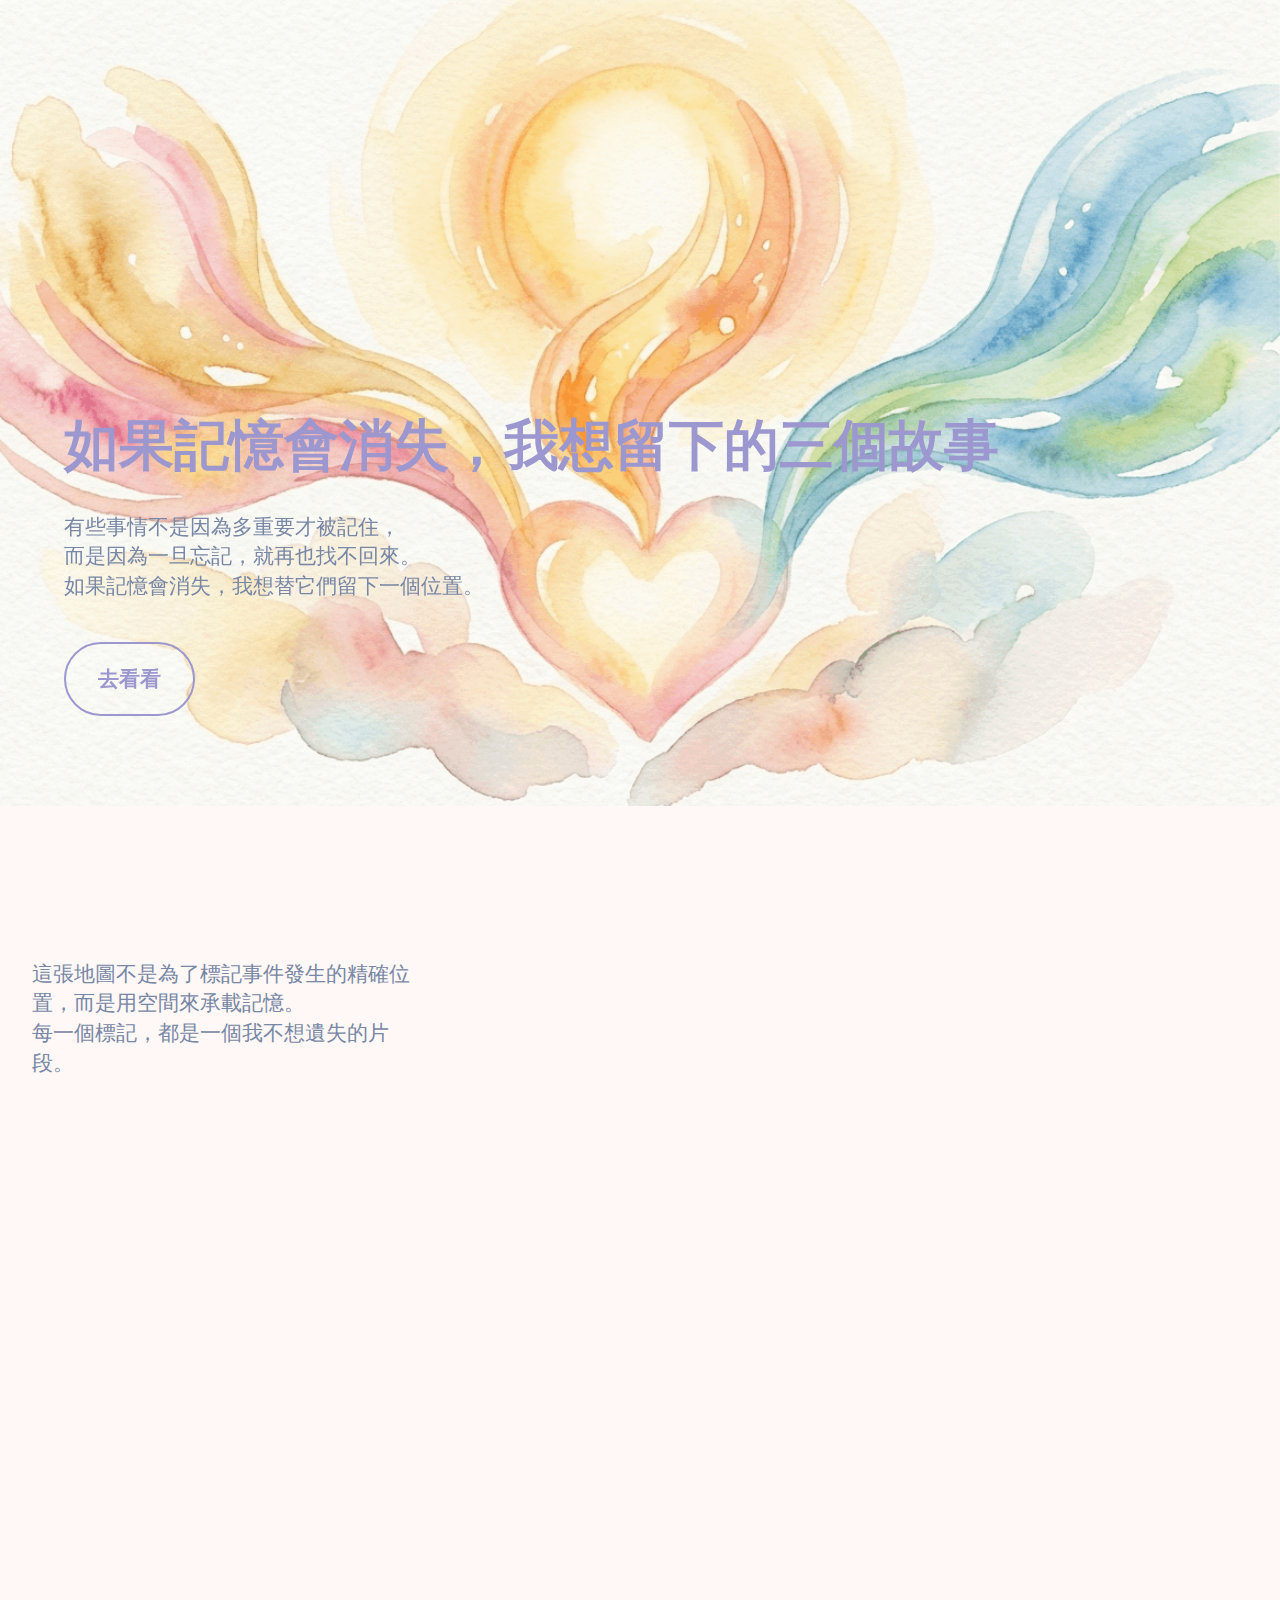
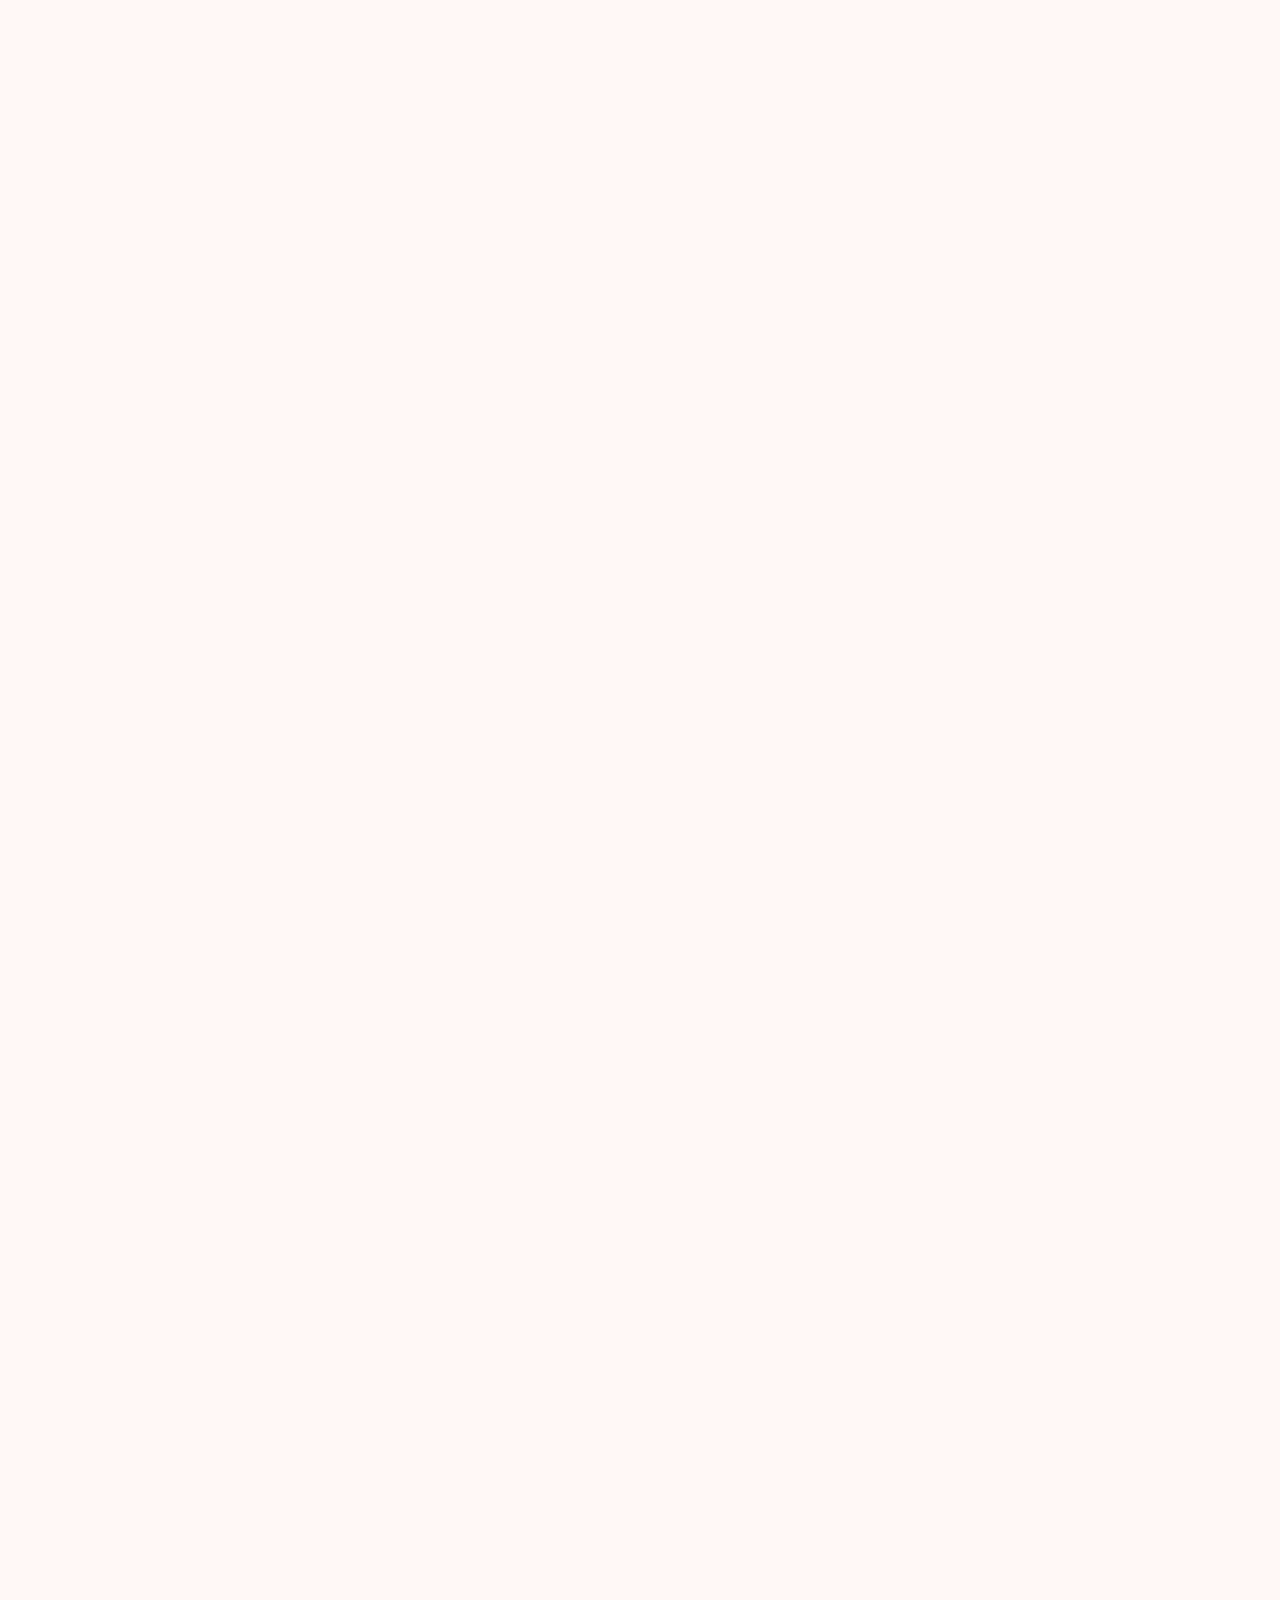
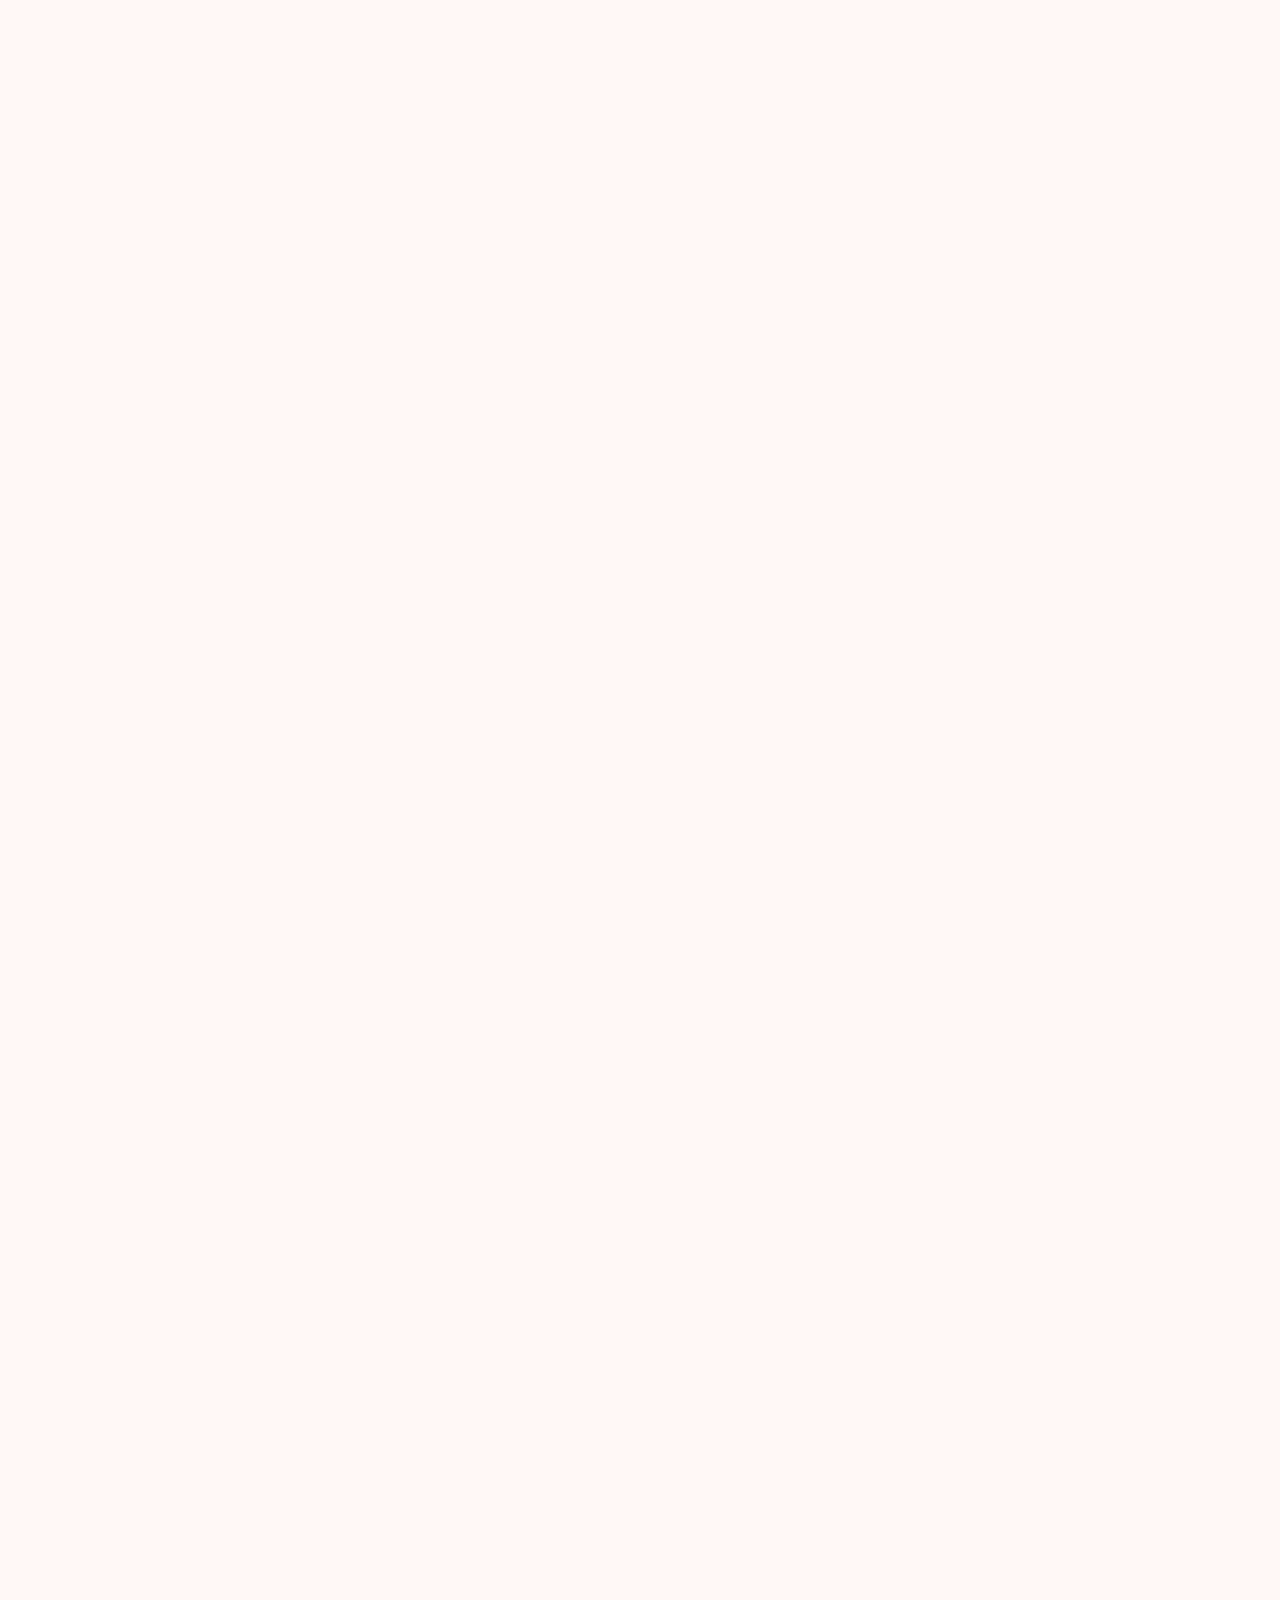
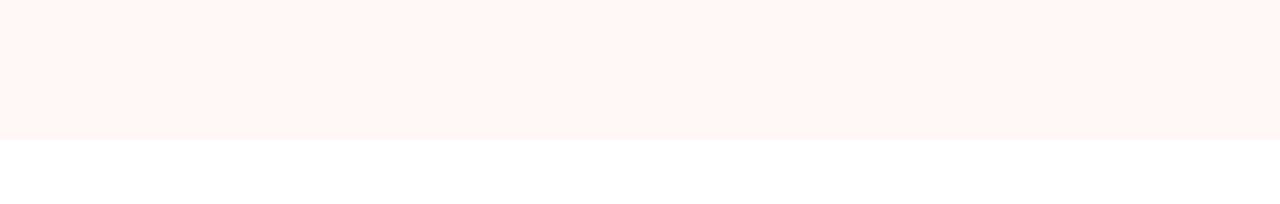
<file: index.html>
<!DOCTYPE html>
<html  >
<head>
  <!-- Site made with Mobirise Website Builder v6.1.9, https://mobirise.com -->
  <meta charset="UTF-8">
  <meta http-equiv="X-UA-Compatible" content="IE=edge">
  <meta name="generator" content="Mobirise v6.1.9, mobirise.com">
  <meta name="viewport" content="width=device-width, initial-scale=1, minimum-scale=1">
  <link rel="shortcut icon" href="assets/images/logo5.png" type="image/x-icon">
  <meta name="description" content="">
  
  
  <title>記憶故事</title>
  <link rel="stylesheet" href="assets/bootstrap/css/bootstrap.min.css">
  <link rel="stylesheet" href="assets/parallax/jarallax.css">
  <link rel="stylesheet" href="assets/animatecss/animate.css">
  <link rel="stylesheet" href="assets/theme/css/style.css">
  <link rel="preload" href="https://fonts.googleapis.com/css?family=Inter+Tight:100,200,300,400,500,600,700,800,900,100i,200i,300i,400i,500i,600i,700i,800i,900i&display=swap" as="style" onload="this.onload=null;this.rel='stylesheet'">
  <noscript><link rel="stylesheet" href="https://fonts.googleapis.com/css?family=Inter+Tight:100,200,300,400,500,600,700,800,900,100i,200i,300i,400i,500i,600i,700i,800i,900i&display=swap"></noscript>
  <link rel="preload" as="style" href="assets/mobirise/css/mbr-additional.css?v=vicoiA"><link rel="stylesheet" href="assets/mobirise/css/mbr-additional.css?v=vicoiA" type="text/css">

  
  
  
</head>
<body>
  
  <section data-bs-version="5.1" class="header18 cid-v6PF4d0nxT mbr-parallax-background" id="header18-1i">
  

  
  <div class="container-fluid">
    <div class="row">
      <div class="content-wrap col-12 col-md-12">
        <h1 class="mbr-section-title mbr-fonts-style mbr-white mb-4 display-2">
          <strong><br>如果記憶會消失，我想留下的三個故事</strong>
        </h1>
        
        <p class="mbr-fonts-style mbr-text mbr-white mb-4 display-7">有些事情不是因為多重要才被記住，<br>而是因為一旦忘記，就再也找不回來。<br>如果記憶會消失，我想替它們留下一個位置。</p>
        <div class="mbr-section-btn"><a class="btn btn-warning-outline display-7" href="index.html#contacts03-1p">去看看</a></div>
      </div>
    </div>
  </div>
</section>

<section data-bs-version="5.1" class="contacts03 cid-v6PIJuelFj" id="contacts03-1p">
  

  
  <div class="container">
    <div class="row justify-content-center">
      <div class="col-lg-4">
        <div class="col-12 col-md-12">
          <h5 class="mbr-section-title mbr-fonts-style mt-0 mb-4 display-5">
            <strong>記憶停留的地方</strong>
          </h5>
          <h6 class="mbr-section-subtitle mbr-fonts-style mt-0 mb-4 display-7">這張地圖不是為了標記事件發生的精確位置，而是用空間來承載記憶。<div>每一個標記，都是一個我不想遺失的片段。</div></h6>
          
        </div>
      </div>
      <div class="col-lg-8 side-features">
        <div class="google-map"><iframe frameborder="0" style="border:0" src="https://uploads.knightlab.com/storymapjs/2b1f325bdea072bbf31328fa6e3d8e2f/ji-yi-gu-shi/index.html" allowfullscreen=""></iframe></div>
      </div>
    </div>
  </div>
</section>

<section data-bs-version="5.1" class="start article2 cid-v6PFz9aaBC" id="article02-1m">
	

	
	

	<div class="container">
		<div class="row justify-content-center">
			<div class="col-12 col-md-12 col-lg-6 image-wrapper">
				<img class="w-100" src="assets/images/b-1024x1024.png" alt="Mobirise Website Builder">
			</div>
			<div class="col-12 col-md-12 col-lg">
				<div class="text-wrapper align-left">
					<h1 class="mbr-section-title mbr-fonts-style mb-4 display-5">
						<strong>第一次意識到時間在走</strong>
					</h1>
					<p class="mbr-text align-left mbr-fonts-style mb-4 display-7">那是一個很普通的時刻，<br>但我突然意識到，某些事情已經回不去了。<br>我記得當時的空氣、光線，<br>還有那種來不及抓住什麼的感覺。</p>
					<div class="mbr-section-btn align-left mt-3"><a class="btn btn-warning-outline display-7" href="page1.html#article08-1v">看故事</a></div>
				</div>
			</div>
		</div>
	</div>
</section>

<section data-bs-version="5.1" class="start article4 cid-v6PFffpq6W" id="article04-1j">
	

	
	

	<div class="container">
		<div class="row justify-content-center">
			<div class="col-12 col-md-12 col-lg-6 image-wrapper">
				<img class="w-100" src="assets/images/c-1024x1024.png" alt="Mobirise Website Builder">
			</div>
			<div class="col-12 col-md-12 col-lg">
				<div class="text-wrapper align-left">
					<h1 class="mbr-section-title mbr-fonts-style mb-4 display-5">
						<strong>一個沒說出口的片段</strong>
					</h1>
					<p class="mbr-text mbr-fonts-style mb-4 display-7">有些話不是因為不重要才沒說，<br>而是因為不知道該怎麼開始。<br>到最後，只剩下這個地方還記得。</p>
					<div class="mbr-section-btn mt-3"><a class="btn btn-lg btn-warning-outline display-7" href="page2.html#article08-1w">看故事</a></div>
				</div>
			</div>
		</div>
	</div>
</section>

<section data-bs-version="5.1" class="start article2 cid-v6PFklBAp6" id="article02-1k">
	

	
	

	<div class="container">
		<div class="row justify-content-center">
			<div class="col-12 col-md-12 col-lg-6 image-wrapper">
				<img class="w-100" src="assets/images/d-1024x1024.png" alt="Mobirise Website Builder">
			</div>
			<div class="col-12 col-md-12 col-lg">
				<div class="text-wrapper align-left">
					<h1 class="mbr-section-title mbr-fonts-style mb-4 display-5">
						<strong>如果只能留下最後一幕</strong>
					</h1>
					<p class="mbr-text align-left mbr-fonts-style mb-4 display-7">如果記憶真的會消失，<br>我希望留下的是那一刻的畫面，<br>而不是後來的解釋。</p>
					<div class="mbr-section-btn align-left mt-3"><a class="btn btn-warning-outline display-7" href="page3.html#article08-1x">看故事</a></div>
				</div>
			</div>
		</div>
	</div>
</section>

<section data-bs-version="5.1" class="start article05 cid-v6PFBD8LdG" id="article05-1n">
  

  
  

  <div class="container">
    <div class="row justify-content-center align-items-center">
      <div class="col-12">
        <div class="card-wrapper">
          <div class="row">
            <div class="col-12 col-md-12 col-lg-5 image-wrapper">
              <img class="w-100" src="assets/images/e-1024x1024.png" alt="Mobirise Website Builder">
            </div>
            <div class="col-12 col-lg col-md-12">
              <div class="text-wrapper align-left">
                <h1 class="mbr-section-title mbr-fonts-style mb-4 display-1">
                  <strong>時間不會成為故事，但記憶會。</strong>
                </h1>
                
                <div class="mbr-section-btn mt-3"><a class="btn btn-lg btn-warning display-7">未完待續...</a></div>
              </div>
            </div>
          </div>
        </div>
      </div>
    </div>
  </div>
</section>

<section data-bs-version="5.1" class="footer4 cid-v6PLCABfD0" once="footers" id="footer04-1q">

    

    

    <div class="container">
        <div class="media-container-row align-center mbr-white">
            <div class="col-12">
                <p class="mbr-text mb-0 mbr-fonts-style display-7">
                    © Copyright 2025 大傳三A 鍾O純 - All Rights Reserved
                </p>
            </div>
        </div>
    </div>
</section><section class="display-7" style="padding: 0;align-items: center;justify-content: center;flex-wrap: wrap;    align-content: center;display: flex;position: relative;height: 4rem;"><a href="https://mobiri.se/" style="flex: 1 1;height: 4rem;position: absolute;width: 100%;z-index: 1;"><img alt="" style="height: 4rem;" src="[data-uri]"></a><p style="margin: 0;text-align: center;" class="display-7">&#8204;</p><a style="z-index:1" href="https://mobirise.com/drag-drop-website-builder.html">Drag and Drop Website Builder</a></section><script src="assets/bootstrap/js/bootstrap.bundle.min.js"></script>  <script src="assets/parallax/jarallax.js"></script>  <script src="assets/smoothscroll/smooth-scroll.js"></script>  <script src="assets/ytplayer/index.js"></script>  <script src="assets/theme/js/script.js"></script>  
  
  
  <input name="animation" type="hidden">
  </body>
</html>
</file>
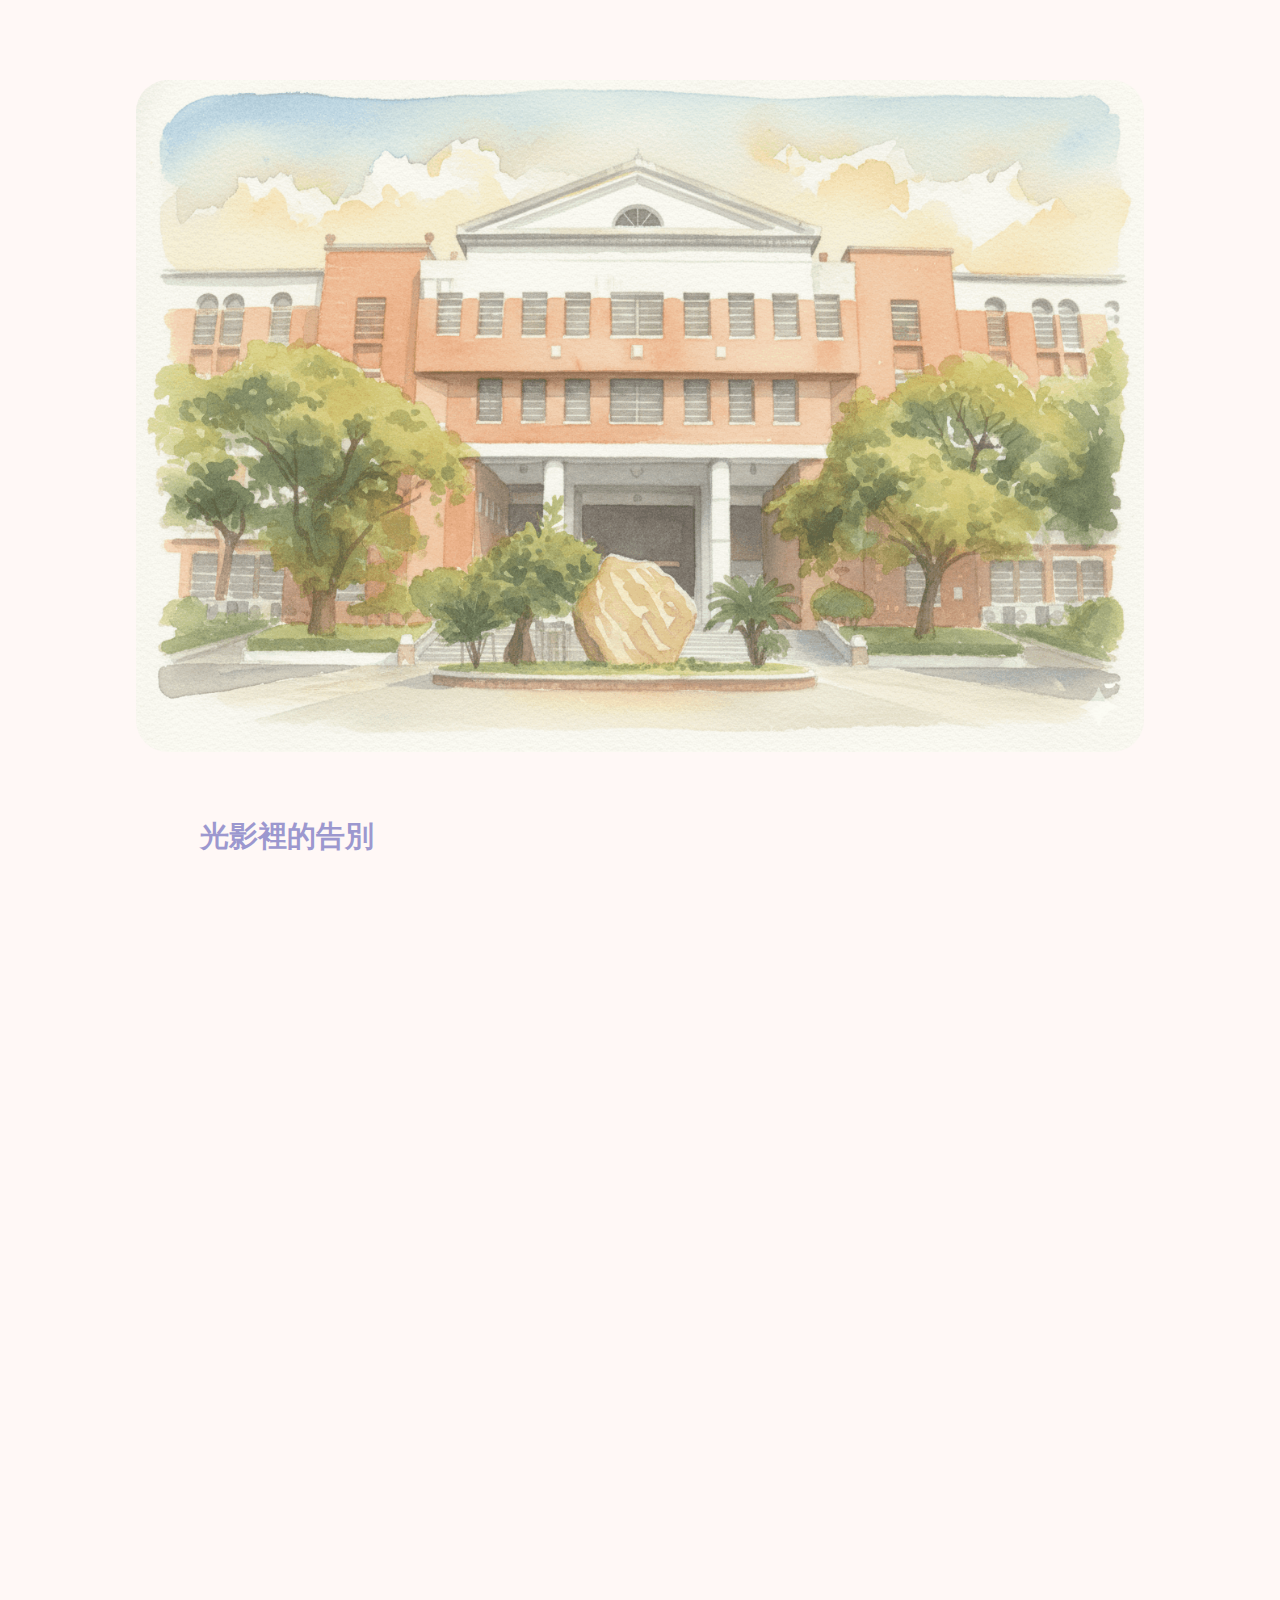
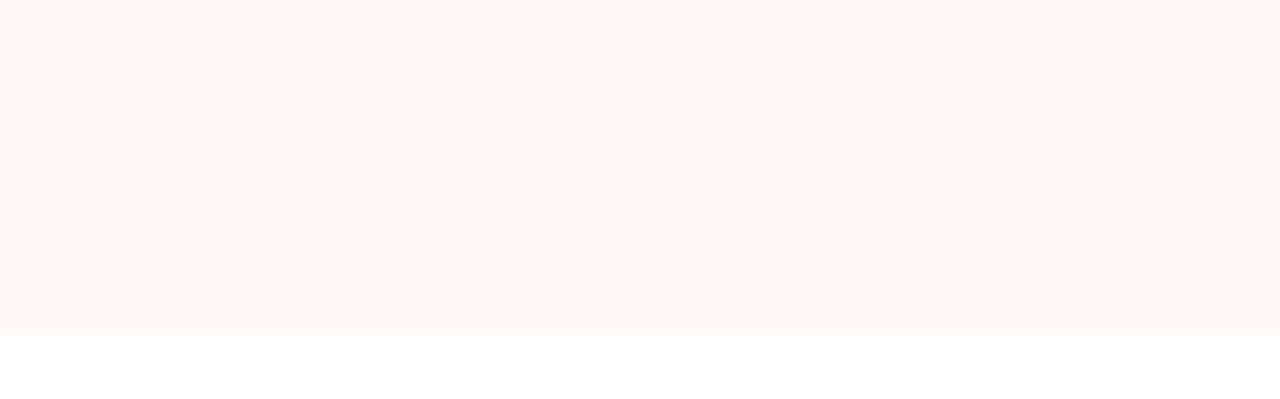
<file: page1.html>
<!DOCTYPE html>
<html  >
<head>
  <!-- Site made with Mobirise Website Builder v6.1.9, https://mobirise.com -->
  <meta charset="UTF-8">
  <meta http-equiv="X-UA-Compatible" content="IE=edge">
  <meta name="generator" content="Mobirise v6.1.9, mobirise.com">
  <meta name="viewport" content="width=device-width, initial-scale=1, minimum-scale=1">
  <link rel="shortcut icon" href="assets/images/logo5.png" type="image/x-icon">
  <meta name="description" content="">
  
  
  <title>Page 1</title>
  <link rel="stylesheet" href="assets/bootstrap/css/bootstrap.min.css">
  <link rel="stylesheet" href="assets/animatecss/animate.css">
  <link rel="stylesheet" href="assets/theme/css/style.css">
  <link rel="preload" href="https://fonts.googleapis.com/css?family=Inter+Tight:100,200,300,400,500,600,700,800,900,100i,200i,300i,400i,500i,600i,700i,800i,900i&display=swap" as="style" onload="this.onload=null;this.rel='stylesheet'">
  <noscript><link rel="stylesheet" href="https://fonts.googleapis.com/css?family=Inter+Tight:100,200,300,400,500,600,700,800,900,100i,200i,300i,400i,500i,600i,700i,800i,900i&display=swap"></noscript>
  <link rel="preload" as="style" href="assets/mobirise/css/mbr-additional.css?v=UCpFdS"><link rel="stylesheet" href="assets/mobirise/css/mbr-additional.css?v=UCpFdS" type="text/css">

  
  
  
</head>
<body>
  
  <section data-bs-version="5.1" class="article8 cid-v6QASylgeQ" id="article08-1v">
  

  
  
  <div class="container">
    <div class="row justify-content-center">
      <div class="card col-md-12 col-lg-10">
        <div class="card-wrapper">
          <div class="image-wrapper d-flex justify-content-center mb-4">
            <img src="assets/images/h-1248x832.png" alt="Mobirise Website Builder">
          </div>
          <div class="card-content-text">
            <h3 class="card-title mbr-fonts-style mbr-white mt-3 mb-4 display-5">
            <strong>光影裡的告別</strong>
          </h3>
          <div class="row card-box align-left">
            
            
            <div class="item features-without-image col-12 active">
              <div class="item-wrapper">
                
                <p class="mbr-text mbr-fonts-style display-7">畢業那天放學後，操場上空蕩蕩的，只剩下幾片落葉隨風翻滾。我背著書包慢慢的走在路上，腳步不自覺慢了下來。這些年，學校的每一個角落我都熟悉得不能再熟悉，但今天，它們卻像被柔光染過，帶著一種說不出的陌生感。突然，我注意到操場旁那棵老樹——記憶中它一直很矮小，枝葉也不茂密，可今天卻比我想像中高大許多，幾乎要碰到教室的窗戶。心裡有種說不出的奇怪感覺。<br><br>我停下腳步，望著它，腦海中浮現以前和同學們在樹下玩耍的畫面。笑聲、吵鬧聲、還有老師的呼喊，都像是被按下了暫停鍵，又慢慢在眼前重現。那一刻，我第一次真切地感受到時間的流動——不只是日曆翻頁或鐘錶滴答的聲音，而是連空氣、光影，甚至樹葉的姿態都在悄悄改變。<br><br>走回教室，桌椅排列整齊，牆上的貼紙邊角已經翹起，黑板上還隱隱留著上次講課的痕跡，卻又模糊得像夢裡的畫面。我伸手摸了摸窗臺，感覺指尖接觸到的，不只是冰冷的鋼鐵，還有歲月的痕跡。原來，時間不是一條直線，它像無聲的河流，悄悄沖刷著一切。<br><br>放學鈴聲再次響起，我卻沒有立刻離開。望著窗外天色漸暗，操場的影子越拉越長，心裡湧上一種微微的哀愁和奇異的暖意。我意識到，這個熟悉的學校，不再只是昨天的模樣，也不是我未來想像中的樣子，它正真真切切地隨著時間在改變，而我，也在這其中靜靜地觀察、悄悄成長——那些曾經以為永遠不會結束的日子，原來早已悄悄流走，留下的，只是記憶和影子。<br><br>那天，我第一次明白，時間不是抽象的概念，而是一種會讓人感到溫柔又沉重的存在，而學校，永遠是這份感受最深的地方。</p>
              </div>
            </div>

            <div class="mbr-section-btn mt-3"><a class="btn btn-warning display-7" href="index.html#article02-1m">回前頁</a></div>
          </div>
          </div>
        </div>
      </div>
    </div>
  </div>
</section>

<section data-bs-version="5.1" class="footer4 cid-v6PLCABfD0" once="footers" id="footer04-1r">

    

    

    <div class="container">
        <div class="media-container-row align-center mbr-white">
            <div class="col-12">
                <p class="mbr-text mb-0 mbr-fonts-style display-7">
                    © Copyright 2025 大傳三A 鍾O純 - All Rights Reserved
                </p>
            </div>
        </div>
    </div>
</section><section class="display-7" style="padding: 0;align-items: center;justify-content: center;flex-wrap: wrap;    align-content: center;display: flex;position: relative;height: 4rem;"><a href="https://mobiri.se/" style="flex: 1 1;height: 4rem;position: absolute;width: 100%;z-index: 1;"><img alt="" style="height: 4rem;" src="[data-uri]"></a><p style="margin: 0;text-align: center;" class="display-7">&#8204;</p><a style="z-index:1" href="https://mobirise.com/offline-website-builder.html">Offline Website Builder</a></section><script src="assets/bootstrap/js/bootstrap.bundle.min.js"></script>  <script src="assets/smoothscroll/smooth-scroll.js"></script>  <script src="assets/ytplayer/index.js"></script>  <script src="assets/theme/js/script.js"></script>  
  
  
  <input name="animation" type="hidden">
  </body>
</html>
</file>
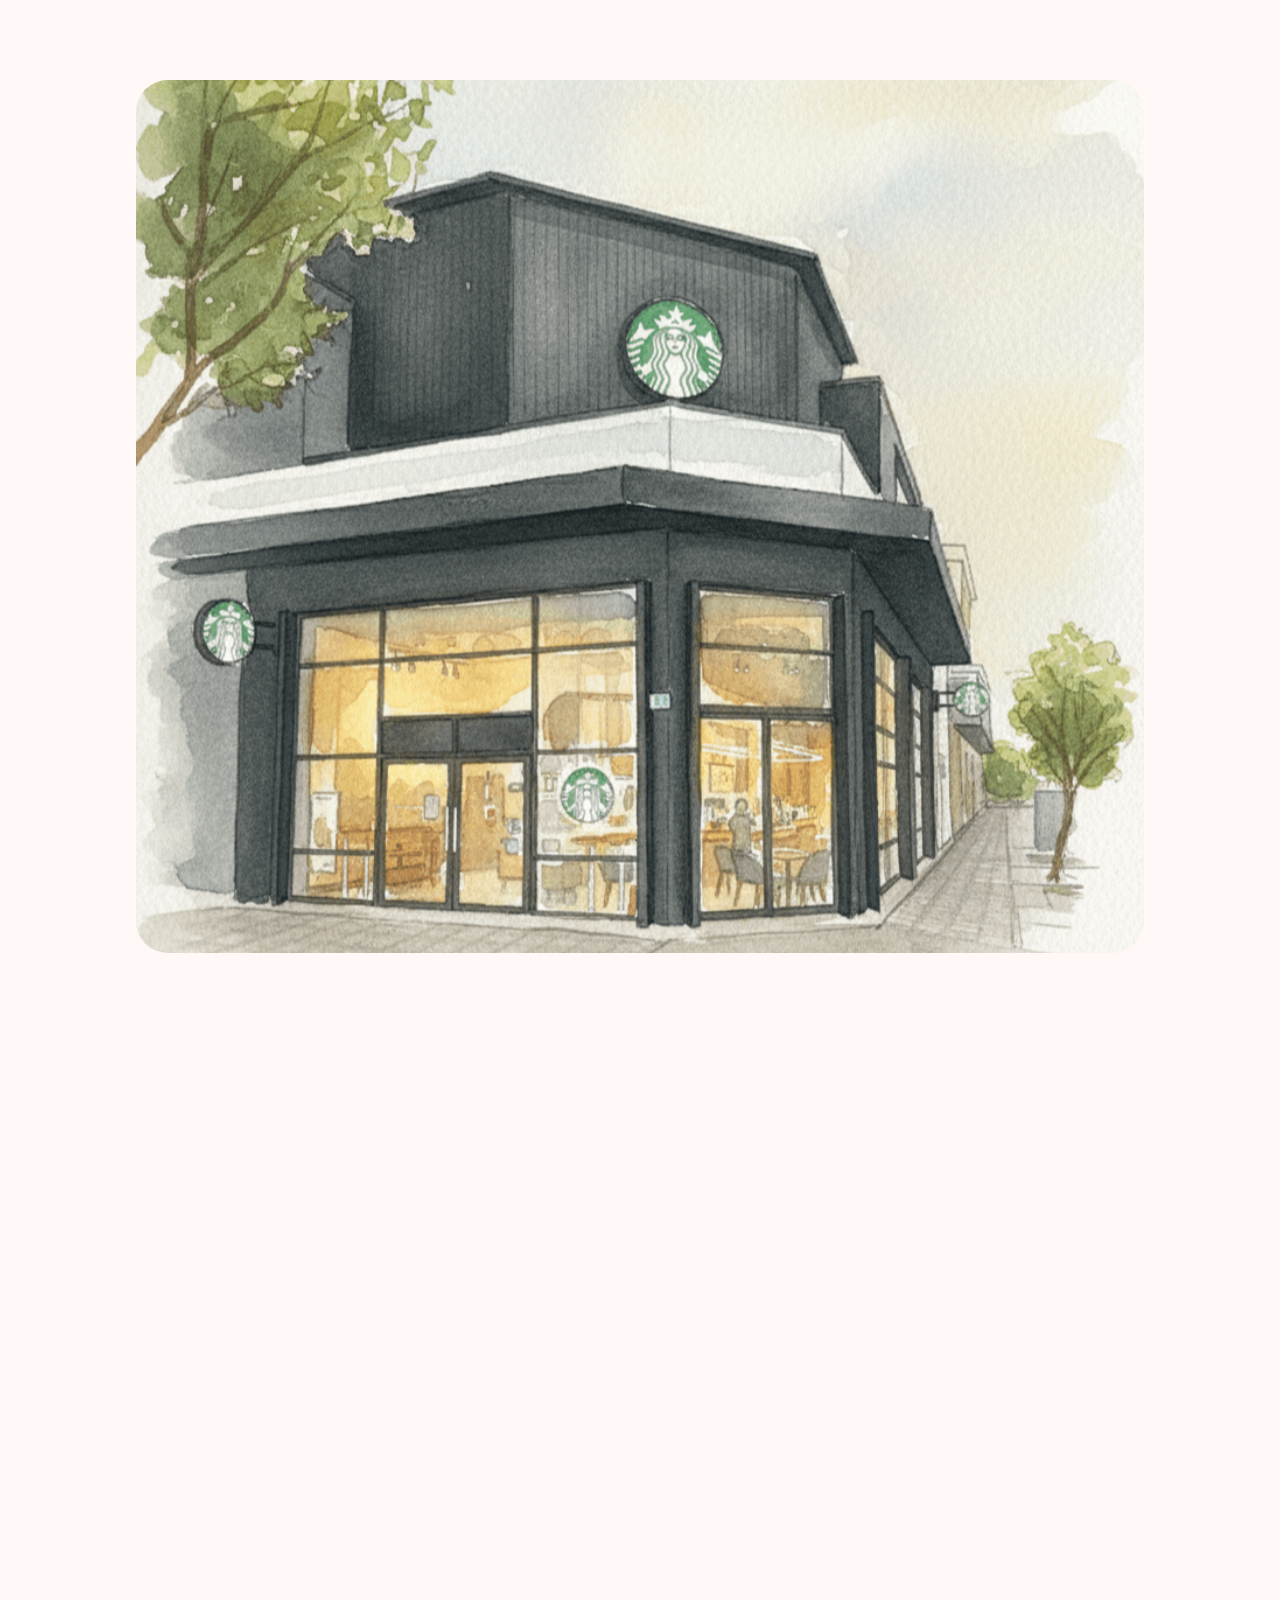
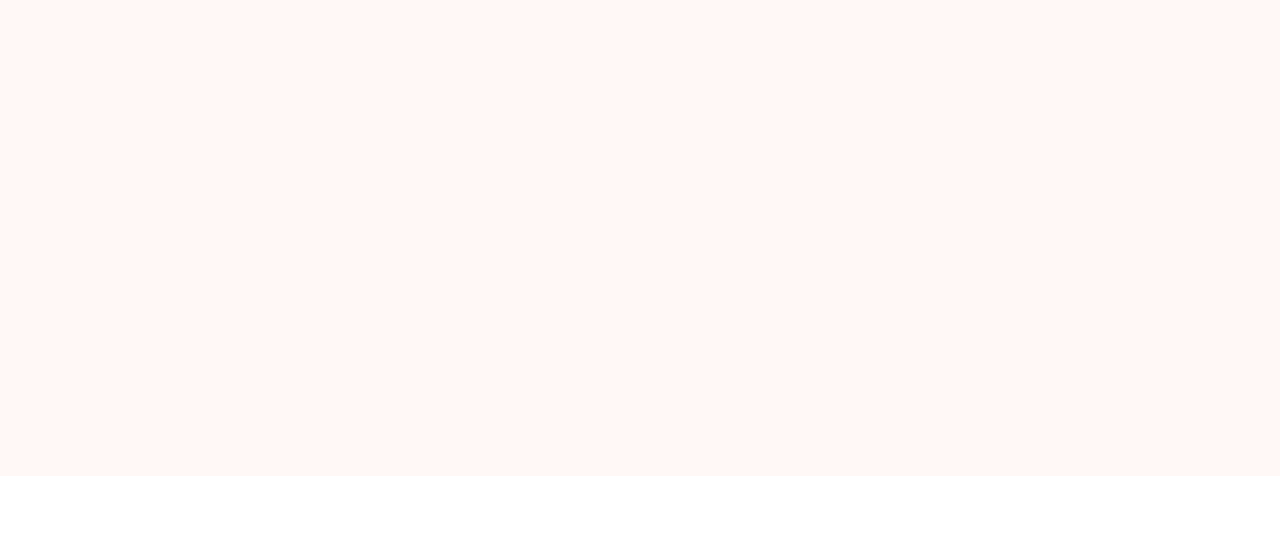
<file: page2.html>
<!DOCTYPE html>
<html  >
<head>
  <!-- Site made with Mobirise Website Builder v6.1.9, https://mobirise.com -->
  <meta charset="UTF-8">
  <meta http-equiv="X-UA-Compatible" content="IE=edge">
  <meta name="generator" content="Mobirise v6.1.9, mobirise.com">
  <meta name="viewport" content="width=device-width, initial-scale=1, minimum-scale=1">
  <link rel="shortcut icon" href="assets/images/logo5.png" type="image/x-icon">
  <meta name="description" content="">
  
  
  <title>Page 2</title>
  <link rel="stylesheet" href="assets/bootstrap/css/bootstrap.min.css">
  <link rel="stylesheet" href="assets/animatecss/animate.css">
  <link rel="stylesheet" href="assets/theme/css/style.css">
  <link rel="preload" href="https://fonts.googleapis.com/css?family=Inter+Tight:100,200,300,400,500,600,700,800,900,100i,200i,300i,400i,500i,600i,700i,800i,900i&display=swap" as="style" onload="this.onload=null;this.rel='stylesheet'">
  <noscript><link rel="stylesheet" href="https://fonts.googleapis.com/css?family=Inter+Tight:100,200,300,400,500,600,700,800,900,100i,200i,300i,400i,500i,600i,700i,800i,900i&display=swap"></noscript>
  <link rel="preload" as="style" href="assets/mobirise/css/mbr-additional.css?v=kjRYmH"><link rel="stylesheet" href="assets/mobirise/css/mbr-additional.css?v=kjRYmH" type="text/css">

  
  
  
</head>
<body>
  
  <section data-bs-version="5.1" class="article8 cid-v6QJFfksUZ" id="article08-1w">
  

  
  
  <div class="container">
    <div class="row justify-content-center">
      <div class="card col-md-12 col-lg-10">
        <div class="card-wrapper">
          <div class="image-wrapper d-flex justify-content-center mb-4">
            <img src="assets/images/i-1-864x1184.png" alt="Mobirise Website Builder">
          </div>
          <div class="card-content-text">
            <h3 class="card-title mbr-fonts-style mbr-white mt-3 mb-4 display-5">
            <strong>咖啡香裡的秘密</strong>
          </h3>
          <div class="row card-box align-left">
            <div class="item features-without-image col-12">
              <div class="item-wrapper">
                
                <p class="mbr-text mbr-fonts-style display-7">咖啡廳的角落，桌面已經磨得泛著暖色光。每次坐在這裡，我總會想起他，想起那些一直沒說出口的話。這裡一直存在，像是默默守護著我們的片段——那些我沒說出口的話。不是它們不重要，而是我從來不知道該怎麼開始。每一次想開口，都被心裡的猶豫攔住，只剩下沉默在時間裡發酵。<br><br>我點了一杯拿鐵，熱氣蒸騰，香味在空氣裡繞開又散去。窗外的街道人來人往，每個面孔都帶著自己的故事，而我卻只盯著桌面上那個空位。曾經，我們會坐在這裡，笑談各自的生活，討論未來，甚至爭論誰更愛咖啡的苦。那時候的我們，話總是無止盡地流淌，可有些話卻始終沒能說出口。<br><br>我低頭翻看手機裡的訊息記錄，每一條對話都像是時間的碎片，拼湊出一段我自己都不敢正視的情感。想說的話越積越多，卻被一句句猶豫擋住。若那時能勇敢一些，也許故事會有不同的走向；但現實是，我們都只能把話留在心裡，帶著遺憾繼續前行。<br><br>街角的風鈴聲響起，提醒我天色已晚。咖啡的熱度慢慢散去，我站起身，整理好外套，離開這個熟悉的角落。門口轉身望了一眼，那張木桌依舊安靜，像老朋友一樣，無聲地記住了我們的過去。也許某一天，我會帶著勇氣回來，把那些話慢慢說出口；但今天，我只能讓回憶溫柔地留在這裡。<br><br>那個沒說出口的片段，依舊藏在咖啡香裡，藏在光影裡，也藏在我心底。這裡，是唯一還記得的人。</p>
              </div>
            </div>
            
            

            <div class="mbr-section-btn mt-3"><a class="btn btn-warning display-7" href="index.html#article04-1j">回前頁</a></div>
          </div>
          </div>
        </div>
      </div>
    </div>
  </div>
</section>

<section data-bs-version="5.1" class="footer4 cid-v6PLCABfD0" once="footers" id="footer04-1s">

    

    

    <div class="container">
        <div class="media-container-row align-center mbr-white">
            <div class="col-12">
                <p class="mbr-text mb-0 mbr-fonts-style display-7">
                    © Copyright 2025 大傳三A 鍾O純 - All Rights Reserved
                </p>
            </div>
        </div>
    </div>
</section><section class="display-7" style="padding: 0;align-items: center;justify-content: center;flex-wrap: wrap;    align-content: center;display: flex;position: relative;height: 4rem;"><a href="https://mobiri.se/" style="flex: 1 1;height: 4rem;position: absolute;width: 100%;z-index: 1;"><img alt="" style="height: 4rem;" src="[data-uri]"></a><p style="margin: 0;text-align: center;" class="display-7">&#8204;</p><a style="z-index:1" href="https://mobirise.com/builder/no-code-website-builder.html">No Code Website Builder</a></section><script src="assets/bootstrap/js/bootstrap.bundle.min.js"></script>  <script src="assets/smoothscroll/smooth-scroll.js"></script>  <script src="assets/ytplayer/index.js"></script>  <script src="assets/theme/js/script.js"></script>  
  
  
  <input name="animation" type="hidden">
  </body>
</html>
</file>
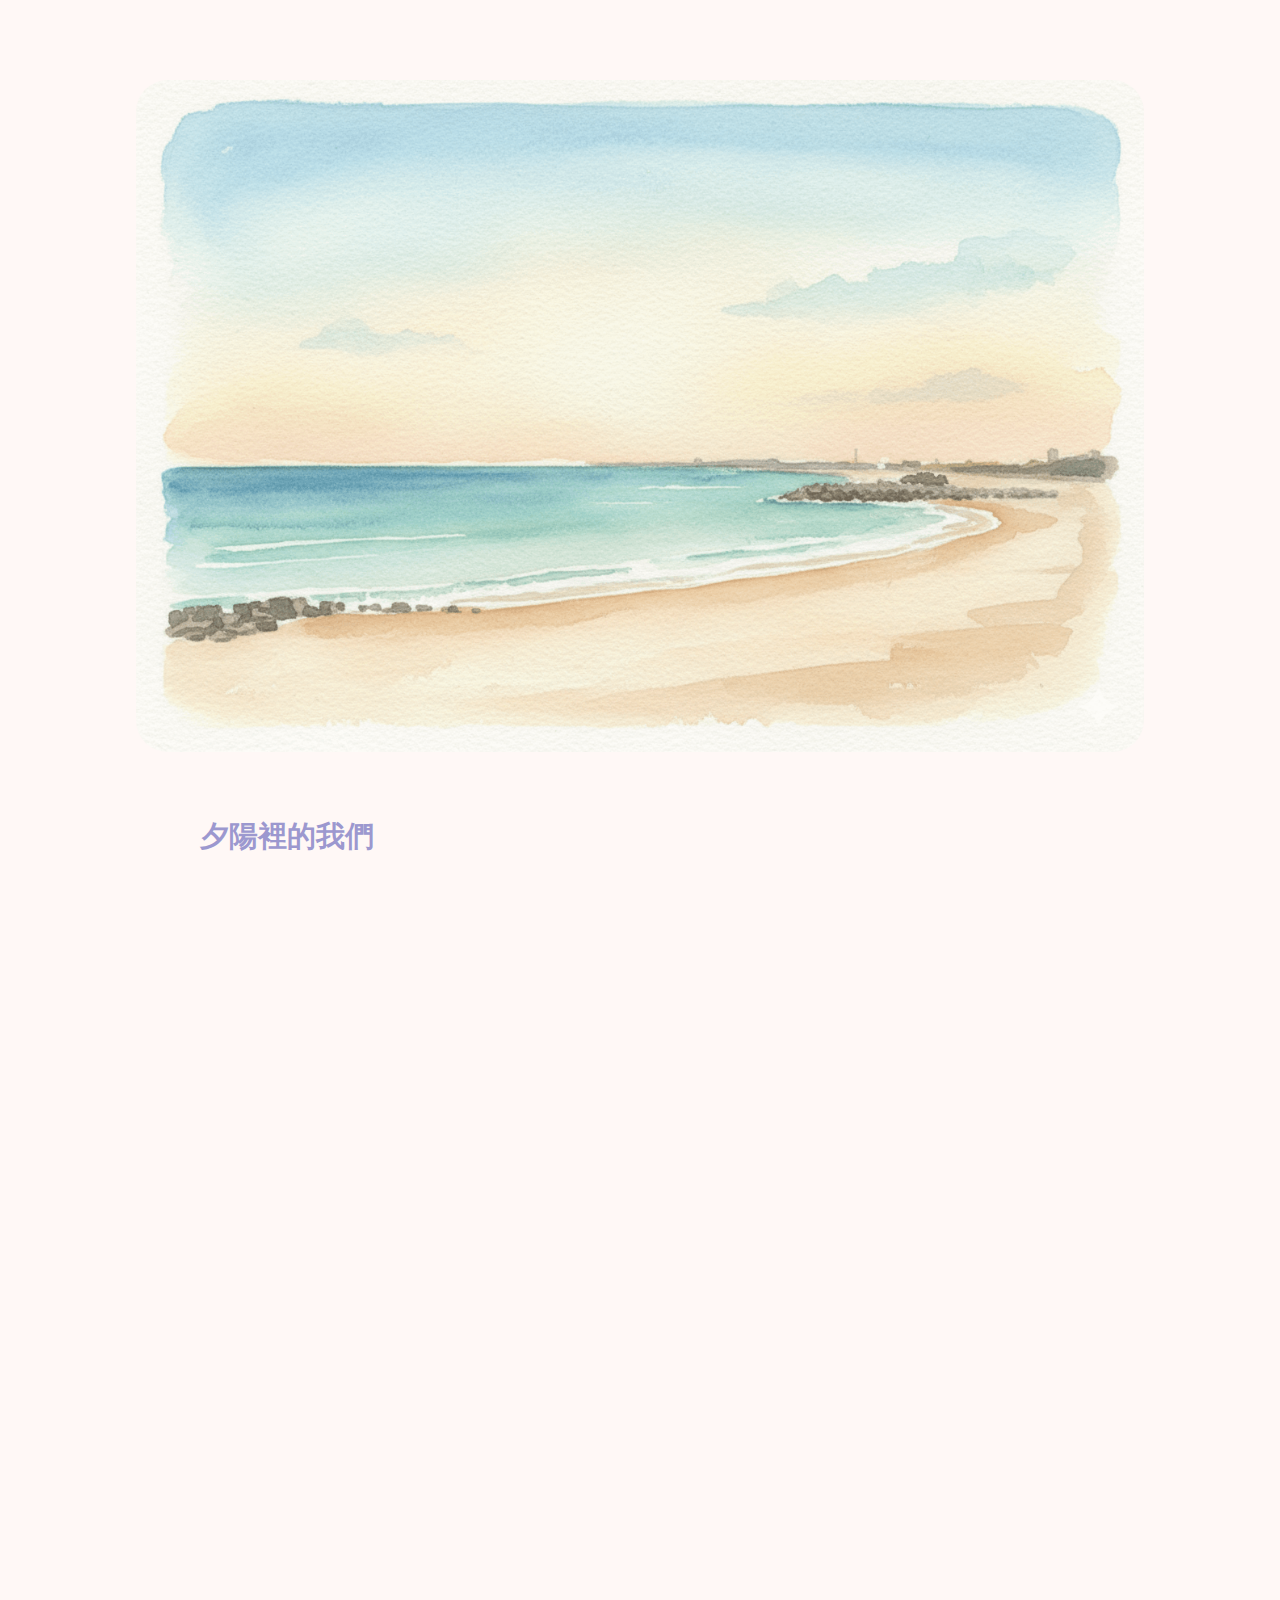
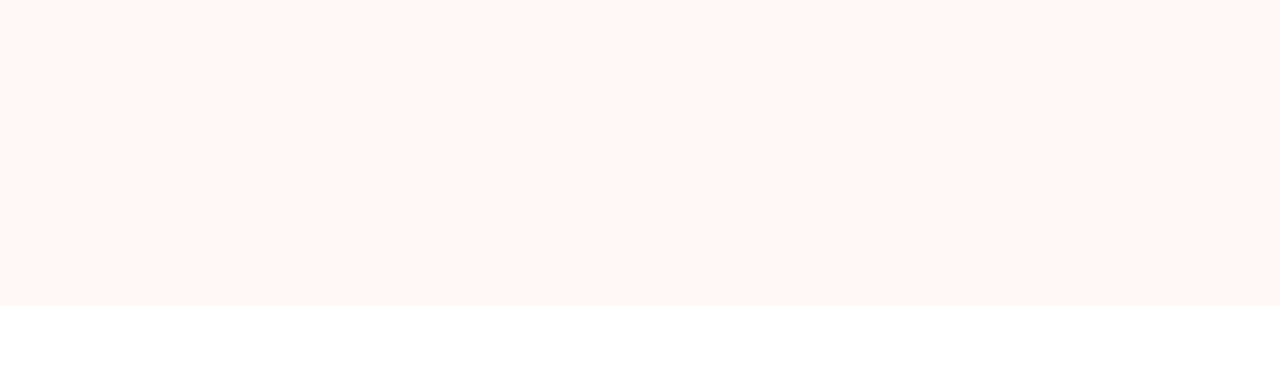
<file: page3.html>
<!DOCTYPE html>
<html  >
<head>
  <!-- Site made with Mobirise Website Builder v6.1.9, https://mobirise.com -->
  <meta charset="UTF-8">
  <meta http-equiv="X-UA-Compatible" content="IE=edge">
  <meta name="generator" content="Mobirise v6.1.9, mobirise.com">
  <meta name="viewport" content="width=device-width, initial-scale=1, minimum-scale=1">
  <link rel="shortcut icon" href="assets/images/logo5.png" type="image/x-icon">
  <meta name="description" content="">
  
  
  <title>Page 3</title>
  <link rel="stylesheet" href="assets/bootstrap/css/bootstrap.min.css">
  <link rel="stylesheet" href="assets/animatecss/animate.css">
  <link rel="stylesheet" href="assets/theme/css/style.css">
  <link rel="preload" href="https://fonts.googleapis.com/css?family=Inter+Tight:100,200,300,400,500,600,700,800,900,100i,200i,300i,400i,500i,600i,700i,800i,900i&display=swap" as="style" onload="this.onload=null;this.rel='stylesheet'">
  <noscript><link rel="stylesheet" href="https://fonts.googleapis.com/css?family=Inter+Tight:100,200,300,400,500,600,700,800,900,100i,200i,300i,400i,500i,600i,700i,800i,900i&display=swap"></noscript>
  <link rel="preload" as="style" href="assets/mobirise/css/mbr-additional.css?v=MUbZ48"><link rel="stylesheet" href="assets/mobirise/css/mbr-additional.css?v=MUbZ48" type="text/css">

  
  
  
</head>
<body>
  
  <section data-bs-version="5.1" class="article8 cid-v6QJX3iFi3" id="article08-1x">
  

  
  
  <div class="container">
    <div class="row justify-content-center">
      <div class="card col-md-12 col-lg-10">
        <div class="card-wrapper">
          <div class="image-wrapper d-flex justify-content-center mb-4">
            <img src="assets/images/j-1248x832.png" alt="Mobirise Website Builder">
          </div>
          <div class="card-content-text">
            <h3 class="card-title mbr-fonts-style mbr-white mt-3 mb-4 display-5">
            <strong>夕陽裡的我們</strong>
          </h3>
          <div class="row card-box align-left">
            <div class="item features-without-image col-12">
              <div class="item-wrapper">
                
                <p class="mbr-text mbr-fonts-style display-7">那天的海風很大，捲起細碎的沙粒，打在臉上涼涼的。海浪拍打岸邊，發出有節奏的低吼聲，我和她並肩坐在礁石上，望著天邊漸漸落下的夕陽。她笑著看著遠方那道金色光線，說著我們一直想去卻還沒去過的地方。<br><br>有時我們什麼話都沒說，只是靜靜地坐著，偶爾交換一個眼神，那是我們無聲的默契，笑聲、風聲、海浪聲，好像交織成一種特別的旋律。這一刻，我突然意識到，如果記憶真的會消失，未來的日子裡，我最想留下的，不是後來的爭執、不完美的對話，也不是對彼此的解釋，而是這個瞬間——我們肩並肩坐在海邊，看夕陽，笑得那麼輕鬆、自然。<br><br>沙子冷得刺腳，我們赤腳踩在上面，偶爾互相推搡著躲避被濺起的浪花。她說：「你看，那個貝殼多漂亮！」我笑著點頭，但心裡更清楚，貝殼再美，也不及她的笑容在我心裡留下的光亮。<br><br>太陽慢慢沉入海平面，天色變得柔和又深邃。當時不知道這是我們最後一次一起出來玩，我們沒有說再見，也沒怎麼在意，只是站起來，收拾好背包，沿著沙灘慢慢走回停車場。<br><br>如果只能留下最後一幕，我希望它是這個畫面：海邊的夕陽、她的笑容、我們並肩的影子，以及那種不需要言語也能懂的默契。其他的爭論、道歉、解釋，未來都可以消失，但這個瞬間，一定要留在心裡，像光影一樣，不會被時間帶走。<br><br>那一天，我第一次明白，有些記憶，不必完整，也不必清楚，只要留下最後一幕，就足夠溫暖一生。</p>
              </div>
            </div>
            
            

            <div class="mbr-section-btn mt-3"><a class="btn btn-warning display-7" href="index.html#article02-1k">回前頁</a></div>
          </div>
          </div>
        </div>
      </div>
    </div>
  </div>
</section>

<section data-bs-version="5.1" class="footer4 cid-v6PLCABfD0" once="footers" id="footer04-1t">

    

    

    <div class="container">
        <div class="media-container-row align-center mbr-white">
            <div class="col-12">
                <p class="mbr-text mb-0 mbr-fonts-style display-7">
                    © Copyright 2025 大傳三A 鍾O純 - All Rights Reserved
                </p>
            </div>
        </div>
    </div>
</section><section class="display-7" style="padding: 0;align-items: center;justify-content: center;flex-wrap: wrap;    align-content: center;display: flex;position: relative;height: 4rem;"><a href="https://mobiri.se/" style="flex: 1 1;height: 4rem;position: absolute;width: 100%;z-index: 1;"><img alt="" style="height: 4rem;" src="[data-uri]"></a><p style="margin: 0;text-align: center;" class="display-7">&#8204;</p><a style="z-index:1" href="https://mobirise.com/builder/ai-website-maker.html">Best AI Website Maker</a></section><script src="assets/bootstrap/js/bootstrap.bundle.min.js"></script>  <script src="assets/smoothscroll/smooth-scroll.js"></script>  <script src="assets/ytplayer/index.js"></script>  <script src="assets/theme/js/script.js"></script>  
  
  
  <input name="animation" type="hidden">
  </body>
</html>
</file>
<file: assets/parallax/jarallax.css>
.jarallax {
    position: relative;
    z-index: 0;
}
.jarallax > .jarallax-img {
    position: absolute;
    object-fit: cover;
    /* support for plugin https://github.com/bfred-it/object-fit-images */
    font-family: 'object-fit: cover;';
    top: 0;
    left: 0;
    width: 100%;
    height: 100%;
    z-index: -1;
}
</file>
<file: assets/theme/css/style.css>
@charset "UTF-8";
section {
  background-color: #ffffff;
}

body {
  font-style: normal;
  line-height: 1.5;
  font-weight: 400;
  color: #232323;
  position: relative;
}

button {
  background-color: transparent;
  border-color: transparent;
}

.embla__button,
.carousel-control {
  background-color: #edefea !important;
  opacity: 0.8 !important;
  color: #464845 !important;
  border-color: #edefea !important;
}

.carousel .close,
.modalWindow .close {
  background-color: #edefea !important;
  color: #464845 !important;
  border-color: #edefea !important;
  opacity: 0.8 !important;
}

.carousel .close:hover,
.modalWindow .close:hover {
  opacity: 1 !important;
}

.carousel-indicators li {
  background-color: #edefea !important;
  border: 2px solid #464845 !important;
}

.carousel-indicators li:hover,
.carousel-indicators li:active {
  opacity: 0.8 !important;
}

.embla__button:hover,
.carousel-control:hover {
  background-color: #edefea !important;
  opacity: 1 !important;
}

.modalWindow-video-container {
  height: 80%;
}

section,
.container,
.container-fluid {
  position: relative;
  word-wrap: break-word;
}

a.mbr-iconfont:hover {
  text-decoration: none;
}

.article .lead p,
.article .lead ul,
.article .lead ol,
.article .lead pre,
.article .lead blockquote {
  margin-bottom: 0;
}

a {
  font-style: normal;
  font-weight: 400;
  cursor: pointer;
}
a, a:hover {
  text-decoration: none;
}

.mbr-section-title {
  font-style: normal;
  line-height: 1.3;
}

.mbr-section-subtitle {
  line-height: 1.3;
}

.mbr-text {
  font-style: normal;
  line-height: 1.7;
}

h1,
h2,
h3,
h4,
h5,
h6,
.display-1,
.display-2,
.display-4,
.display-5,
.display-7,
span,
p,
a {
  line-height: 1;
  word-break: break-word;
  word-wrap: break-word;
  font-weight: 400;
}

b,
strong {
  font-weight: bold;
}

input:-webkit-autofill, input:-webkit-autofill:hover, input:-webkit-autofill:focus, input:-webkit-autofill:active {
  transition-delay: 9999s;
  -webkit-transition-property: background-color, color;
  transition-property: background-color, color;
}

textarea[type=hidden] {
  display: none;
}

section {
  background-position: 50% 50%;
  background-repeat: no-repeat;
  background-size: cover;
}
section .mbr-background-video,
section .mbr-background-video-preview {
  position: absolute;
  bottom: 0;
  left: 0;
  right: 0;
  top: 0;
}

.hidden {
  visibility: hidden;
}

.mbr-z-index20 {
  z-index: 20;
}

/*! Base colors */
.mbr-white {
  color: #ffffff;
}

.mbr-black {
  color: #111111;
}

.mbr-bg-white {
  background-color: #ffffff;
}

.mbr-bg-black {
  background-color: #000000;
}

/*! Text-aligns */
.align-left {
  text-align: left;
}

.align-center {
  text-align: center;
}

.align-right {
  text-align: right;
}

/*! Font-weight  */
.mbr-light {
  font-weight: 300;
}

.mbr-regular {
  font-weight: 400;
}

.mbr-semibold {
  font-weight: 500;
}

.mbr-bold {
  font-weight: 700;
}

/*! Media  */
.media-content {
  flex-basis: 100%;
}

.media-container-row {
  display: flex;
  flex-direction: row;
  flex-wrap: wrap;
  justify-content: center;
  align-content: center;
  align-items: start;
}
.media-container-row .media-size-item {
  width: 400px;
}

.media-container-column {
  display: flex;
  flex-direction: column;
  flex-wrap: wrap;
  justify-content: center;
  align-content: center;
  align-items: stretch;
}
.media-container-column > * {
  width: 100%;
}

@media (min-width: 992px) {
  .media-container-row {
    flex-wrap: nowrap;
  }
}
figure {
  margin-bottom: 0;
  overflow: hidden;
}

figure[mbr-media-size] {
  transition: width 0.1s;
}

img,
iframe {
  display: block;
  width: 100%;
}

.card {
  background-color: transparent;
  border: none;
}

.card-box {
  width: 100%;
}

.card-img {
  text-align: center;
  flex-shrink: 0;
  -webkit-flex-shrink: 0;
}

.media {
  max-width: 100%;
  margin: 0 auto;
}

.mbr-figure {
  align-self: center;
}

.media-container > div {
  max-width: 100%;
}

.mbr-figure img,
.card-img img {
  width: 100%;
}

@media (max-width: 991px) {
  .media-size-item {
    width: auto !important;
  }
  .media {
    width: auto;
  }
  .mbr-figure {
    width: 100% !important;
  }
}
/*! Buttons */
.mbr-section-btn {
  margin-left: -0.6rem;
  margin-right: -0.6rem;
  font-size: 0;
}

.btn {
  font-weight: 600;
  border-width: 1px;
  font-style: normal;
  margin: 0.6rem 0.6rem;
  white-space: normal;
  transition: all 0.2s ease-in-out;
  display: inline-flex;
  align-items: center;
  justify-content: center;
  word-break: break-word;
}

.btn-sm {
  font-weight: 600;
  letter-spacing: 0px;
  transition: all 0.3s ease-in-out;
}

.btn-md {
  font-weight: 600;
  letter-spacing: 0px;
  transition: all 0.3s ease-in-out;
}

.btn-lg {
  font-weight: 600;
  letter-spacing: 0px;
  transition: all 0.3s ease-in-out;
}

.btn-form {
  margin: 0;
}
.btn-form:hover {
  cursor: pointer;
}

nav .mbr-section-btn {
  margin-left: 0rem;
  margin-right: 0rem;
}

/*! Btn icon margin */
.btn .mbr-iconfont,
.btn.btn-sm .mbr-iconfont {
  order: 1;
  cursor: pointer;
  margin-left: 0.5rem;
  vertical-align: sub;
}

.btn.btn-md .mbr-iconfont,
.btn.btn-md .mbr-iconfont {
  margin-left: 0.8rem;
}

.mbr-regular {
  font-weight: 400;
}

.mbr-semibold {
  font-weight: 500;
}

.mbr-bold {
  font-weight: 700;
}

[type=submit] {
  -webkit-appearance: none;
}

/*! Full-screen */
.mbr-fullscreen .mbr-overlay {
  min-height: 100vh;
}

.mbr-fullscreen {
  display: flex;
  display: -moz-flex;
  display: -ms-flex;
  display: -o-flex;
  align-items: center;
  min-height: 100vh;
  padding-top: 3rem;
  padding-bottom: 3rem;
}

/*! Map */
.map {
  height: 25rem;
  position: relative;
}
.map iframe {
  width: 100%;
  height: 100%;
}

/*! Scroll to top arrow */
.mbr-arrow-up {
  bottom: 25px;
  right: 90px;
  position: fixed;
  text-align: right;
  z-index: 5000;
  color: #ffffff;
  font-size: 22px;
}

.mbr-arrow-up a {
  background: rgba(0, 0, 0, 0.2);
  border-radius: 50%;
  color: #fff;
  display: inline-block;
  height: 60px;
  width: 60px;
  border: 2px solid #fff;
  outline-style: none !important;
  position: relative;
  text-decoration: none;
  transition: all 0.3s ease-in-out;
  cursor: pointer;
  text-align: center;
}
.mbr-arrow-up a:hover {
  background-color: rgba(0, 0, 0, 0.4);
}
.mbr-arrow-up a i {
  line-height: 60px;
}

.mbr-arrow-up-icon {
  display: block;
  color: #fff;
}

.mbr-arrow-up-icon::before {
  content: "›";
  display: inline-block;
  font-family: serif;
  font-size: 22px;
  line-height: 1;
  font-style: normal;
  position: relative;
  top: 6px;
  left: -4px;
  transform: rotate(-90deg);
}

/*! Arrow Down */
.mbr-arrow {
  position: absolute;
  bottom: 45px;
  left: 50%;
  width: 60px;
  height: 60px;
  cursor: pointer;
  background-color: rgba(80, 80, 80, 0.5);
  border-radius: 50%;
  transform: translateX(-50%);
}
@media (max-width: 767px) {
  .mbr-arrow {
    display: none;
  }
}
.mbr-arrow > a {
  display: inline-block;
  text-decoration: none;
  outline-style: none;
  animation: arrowdown 1.7s ease-in-out infinite;
  color: #ffffff;
}
.mbr-arrow > a > i {
  position: absolute;
  top: -2px;
  left: 15px;
  font-size: 2rem;
}

#scrollToTop a i::before {
  content: "";
  position: absolute;
  display: block;
  border-bottom: 2.5px solid #fff;
  border-left: 2.5px solid #fff;
  width: 27.8%;
  height: 27.8%;
  left: 50%;
  top: 51%;
  transform: translateY(-30%) translateX(-50%) rotate(135deg);
}

@keyframes arrowdown {
  0% {
    transform: translateY(0px);
  }
  50% {
    transform: translateY(-5px);
  }
  100% {
    transform: translateY(0px);
  }
}
@media (max-width: 500px) {
  .mbr-arrow-up {
    left: 0;
    right: 0;
    text-align: center;
  }
}
/*Gradients animation*/
@keyframes gradient-animation {
  from {
    background-position: 0% 100%;
    animation-timing-function: ease-in-out;
  }
  to {
    background-position: 100% 0%;
    animation-timing-function: ease-in-out;
  }
}
.bg-gradient {
  background-size: 200% 200%;
  animation: gradient-animation 5s infinite alternate;
  -webkit-animation: gradient-animation 5s infinite alternate;
}

.menu .navbar-brand {
  display: -webkit-flex;
}
.menu .navbar-brand span {
  display: flex;
  display: -webkit-flex;
}
.menu .navbar-brand .navbar-caption-wrap {
  display: -webkit-flex;
}
.menu .navbar-brand .navbar-logo img {
  display: -webkit-flex;
  width: auto;
}
@media (min-width: 768px) and (max-width: 991px) {
  .menu .navbar-toggleable-sm .navbar-nav {
    display: -ms-flexbox;
  }
}
@media (max-width: 991px) {
  .menu .navbar-collapse {
    max-height: 93.5vh;
  }
  .menu .navbar-collapse.show {
    overflow: auto;
  }
}
@media (min-width: 992px) {
  .menu .navbar-nav.nav-dropdown {
    display: -webkit-flex;
  }
  .menu .navbar-toggleable-sm .navbar-collapse {
    display: -webkit-flex !important;
  }
  .menu .collapsed .navbar-collapse {
    max-height: 93.5vh;
  }
  .menu .collapsed .navbar-collapse.show {
    overflow: auto;
  }
}
@media (max-width: 767px) {
  .menu .navbar-collapse {
    max-height: 80vh;
  }
}

.nav-link .mbr-iconfont {
  margin-right: 0.5rem;
}

.navbar {
  display: -webkit-flex;
  -webkit-flex-wrap: wrap;
  -webkit-align-items: center;
  -webkit-justify-content: space-between;
}

.navbar-collapse {
  -webkit-flex-basis: 100%;
  -webkit-flex-grow: 1;
  -webkit-align-items: center;
}

.nav-dropdown .link {
  padding: 0.667em 1.667em !important;
  margin: 0 !important;
}

.nav {
  display: -webkit-flex;
  -webkit-flex-wrap: wrap;
}

.row {
  display: -webkit-flex;
  -webkit-flex-wrap: wrap;
}

.justify-content-center {
  -webkit-justify-content: center;
}

.form-inline {
  display: -webkit-flex;
}

.card-wrapper {
  -webkit-flex: 1;
}

.carousel-control {
  z-index: 10;
  display: -webkit-flex;
}

.carousel-controls {
  display: -webkit-flex;
}

.media {
  display: -webkit-flex;
}

.form-group:focus {
  outline: none;
}

.jq-selectbox__select {
  padding: 7px 0;
  position: relative;
}

.jq-selectbox__dropdown {
  overflow: hidden;
  border-radius: 10px;
  position: absolute;
  top: 100%;
  left: 0 !important;
  width: 100% !important;
}

.jq-selectbox__trigger-arrow {
  right: 0;
  transform: translateY(-50%);
}

.jq-selectbox li {
  padding: 1.07em 0.5em;
}

input[type=range] {
  padding-left: 0 !important;
  padding-right: 0 !important;
}

.modal-dialog,
.modal-content {
  height: 100%;
}

.modal-dialog .carousel-inner {
  height: calc(100vh - 1.75rem);
}
@media (max-width: 575px) {
  .modal-dialog .carousel-inner {
    height: calc(100vh - 1rem);
  }
}

.carousel-item {
  text-align: center;
}

.carousel-item img {
  margin: auto;
}

.navbar-toggler {
  align-self: flex-start;
  padding: 0.25rem 0.75rem;
  font-size: 1.25rem;
  line-height: 1;
  background: transparent;
  border: 1px solid transparent;
  border-radius: 0.25rem;
}

.navbar-toggler:focus,
.navbar-toggler:hover {
  text-decoration: none;
  box-shadow: none;
}

.navbar-toggler-icon {
  display: inline-block;
  width: 1.5em;
  height: 1.5em;
  vertical-align: middle;
  content: "";
  background: no-repeat center center;
  background-size: 100% 100%;
}

.navbar-toggler-left {
  position: absolute;
  left: 1rem;
}

.navbar-toggler-right {
  position: absolute;
  right: 1rem;
}

.card-img {
  width: auto;
}

.menu .navbar.collapsed:not(.beta-menu) {
  flex-direction: column;
}

.carousel-item.active,
.carousel-item-next,
.carousel-item-prev {
  display: flex;
}

.note-air-layout .dropup .dropdown-menu,
.note-air-layout .navbar-fixed-bottom .dropdown .dropdown-menu {
  bottom: initial !important;
}

html,
body {
  height: auto;
  min-height: 100vh;
}

.dropup .dropdown-toggle::after {
  display: none;
}

.form-asterisk {
  font-family: initial;
  position: absolute;
  top: -2px;
  font-weight: normal;
}

.form-control-label {
  position: relative;
  cursor: pointer;
  margin-bottom: 0.357em;
  padding: 0;
}

.alert {
  color: #ffffff;
  border-radius: 0;
  border: 0;
  font-size: 1.1rem;
  line-height: 1.5;
  margin-bottom: 1.875rem;
  padding: 1.25rem;
  position: relative;
  text-align: center;
}
.alert.alert-form::after {
  background-color: inherit;
  bottom: -7px;
  content: "";
  display: block;
  height: 14px;
  left: 50%;
  margin-left: -7px;
  position: absolute;
  transform: rotate(45deg);
  width: 14px;
}

.form-control {
  background-color: #ffffff;
  background-clip: border-box;
  color: #232323;
  line-height: 1rem !important;
  height: auto;
  padding: 1.2rem 2rem;
  transition: border-color 0.25s ease 0s;
  border: 1px solid transparent !important;
  border-radius: 4px;
  box-shadow: rgba(0, 0, 0, 0.07) 0px 1px 1px 0px, rgba(0, 0, 0, 0.07) 0px 1px 3px 0px, rgba(0, 0, 0, 0.03) 0px 0px 0px 1px;
}
.form-active .form-control:invalid {
  border-color: red;
}

.row > * {
  padding-right: 1rem;
  padding-left: 1rem;
}

form .row {
  margin-left: -0.6rem;
  margin-right: -0.6rem;
}
form .row [class*=col] {
  padding-left: 0.6rem;
  padding-right: 0.6rem;
}

form .mbr-section-btn {
  padding-left: 0.6rem;
  padding-right: 0.6rem;
}

form .form-check-input {
  margin-top: 0.5;
}

textarea.form-control {
  line-height: 1.5rem !important;
}

.form-group {
  margin-bottom: 1.2rem;
}

.form-control,
form .btn {
  min-height: 48px;
}

.gdpr-block label span.textGDPR input[name=gdpr] {
  top: 7px;
}

.form-control:focus {
  box-shadow: none;
}

:focus {
  outline: none;
}

.mbr-overlay {
  background-color: #000;
  bottom: 0;
  left: 0;
  opacity: 0.5;
  position: absolute;
  right: 0;
  top: 0;
  z-index: 0;
  pointer-events: none;
}

blockquote {
  font-style: italic;
  padding: 3rem;
  font-size: 1.09rem;
  position: relative;
  border-left: 3px solid;
}

ul,
ol,
pre,
blockquote {
  margin-bottom: 2.3125rem;
}

.mt-4 {
  margin-top: 2rem !important;
}

.mb-4 {
  margin-bottom: 2rem !important;
}

.container,
.container-fluid {
  padding-left: 16px;
  padding-right: 16px;
}

.row {
  margin-left: -16px;
  margin-right: -16px;
}
.row > [class*=col] {
  padding-left: 16px;
  padding-right: 16px;
}

@media (min-width: 992px) {
  .container-fluid {
    padding-left: 32px;
    padding-right: 32px;
  }
}
@media (max-width: 991px) {
  .mbr-container {
    padding-left: 16px;
    padding-right: 16px;
  }
}
.app-video-wrapper > img {
  opacity: 1;
}

.app-video-wrapper {
  background: transparent;
}

.item {
  position: relative;
}

.dropdown-menu .dropdown-menu {
  left: 100%;
}

.dropdown-item + .dropdown-menu {
  display: none;
}

.dropdown-item:hover + .dropdown-menu,
.dropdown-menu:hover {
  display: block;
}

@media (min-aspect-ratio: 16/9) {
  .mbr-video-foreground {
    height: 300% !important;
    top: -100% !important;
  }
}
@media (max-aspect-ratio: 16/9) {
  .mbr-video-foreground {
    width: 300% !important;
    left: -100% !important;
  }
}.engine {
	position: absolute;
	text-indent: -2400px;
	text-align: center;
	padding: 0;
	top: 0;
	left: -2400px;
}
</file>
<file: assets/mobirise/css/mbr-additional.css>
.btn {
  border-width: 2px;
}
img,
.card-wrap,
.card-wrapper,
.video-wrapper,
.mbr-figure iframe,
.google-map iframe,
.slide-content,
.plan,
.card,
.item-wrapper,
.item-wrapper .mbr-overlay {
  border-radius: 2rem !important;
}
.video-wrapper {
  overflow: hidden;
}
body {
  font-family: Inter Tight;
}
.display-1 {
  font-family: 'Inter Tight', sans-serif;
  font-size: 2.8rem;
  line-height: 1;
}
.display-1 > .mbr-iconfont {
  font-size: 3.5rem;
}
.display-2 {
  font-family: 'Inter Tight', sans-serif;
  font-size: 4rem;
  line-height: 1;
}
.display-2 > .mbr-iconfont {
  font-size: 5rem;
}
.display-4 {
  font-family: 'Inter Tight', sans-serif;
  font-size: 1.4rem;
  line-height: 1.5;
}
.display-4 > .mbr-iconfont {
  font-size: 1.75rem;
}
.display-5 {
  font-family: 'Inter Tight', sans-serif;
  font-size: 2rem;
  line-height: 1.5;
}
.display-5 > .mbr-iconfont {
  font-size: 2.5rem;
}
.display-7 {
  font-family: 'Inter Tight', sans-serif;
  font-size: 1.4rem;
  line-height: 1.3;
}
.display-7 > .mbr-iconfont {
  font-size: 1.75rem;
}
/* ---- Fluid typography for mobile devices ---- */
/* 1.4 - font scale ratio ( bootstrap == 1.42857 ) */
/* 100vw - current viewport width */
/* (48 - 20)  48 == 48rem == 768px, 20 == 20rem == 320px(minimal supported viewport) */
/* 0.65 - min scale variable, may vary */
@media (max-width: 992px) {
  .display-1 {
    font-size: 2.24rem;
  }
}
@media (max-width: 768px) {
  .display-1 {
    font-size: 1.96rem;
    font-size: calc( 1.63rem + (2.8 - 1.63) * ((100vw - 20rem) / (48 - 20)));
    line-height: calc( 1.1 * (1.63rem + (2.8 - 1.63) * ((100vw - 20rem) / (48 - 20))));
  }
  .display-2 {
    font-size: 3.2rem;
    font-size: calc( 2.05rem + (4 - 2.05) * ((100vw - 20rem) / (48 - 20)));
    line-height: calc( 1.3 * (2.05rem + (4 - 2.05) * ((100vw - 20rem) / (48 - 20))));
  }
  .display-4 {
    font-size: 1.12rem;
    font-size: calc( 1.14rem + (1.4 - 1.14) * ((100vw - 20rem) / (48 - 20)));
    line-height: calc( 1.4 * (1.14rem + (1.4 - 1.14) * ((100vw - 20rem) / (48 - 20))));
  }
  .display-5 {
    font-size: 1.6rem;
    font-size: calc( 1.35rem + (2 - 1.35) * ((100vw - 20rem) / (48 - 20)));
    line-height: calc( 1.4 * (1.35rem + (2 - 1.35) * ((100vw - 20rem) / (48 - 20))));
  }
  .display-7 {
    font-size: 1.12rem;
    font-size: calc( 1.14rem + (1.4 - 1.14) * ((100vw - 20rem) / (48 - 20)));
    line-height: calc( 1.4 * (1.14rem + (1.4 - 1.14) * ((100vw - 20rem) / (48 - 20))));
  }
}
@media (min-width: 992px) and (max-width: 1400px) {
  .display-1 {
    font-size: 1.96rem;
    font-size: calc( 1.63rem + (2.8 - 1.63) * ((100vw - 62rem) / (87 - 62)));
    line-height: calc( 1.1 * (1.63rem + (2.8 - 1.63) * ((100vw - 62rem) / (87 - 62))));
  }
  .display-2 {
    font-size: 3.2rem;
    font-size: calc( 2.05rem + (4 - 2.05) * ((100vw - 62rem) / (87 - 62)));
    line-height: calc( 1.3 * (2.05rem + (4 - 2.05) * ((100vw - 62rem) / (87 - 62))));
  }
  .display-4 {
    font-size: 1.12rem;
    font-size: calc( 1.14rem + (1.4 - 1.14) * ((100vw - 62rem) / (87 - 62)));
    line-height: calc( 1.4 * (1.14rem + (1.4 - 1.14) * ((100vw - 62rem) / (87 - 62))));
  }
  .display-5 {
    font-size: 1.6rem;
    font-size: calc( 1.35rem + (2 - 1.35) * ((100vw - 62rem) / (87 - 62)));
    line-height: calc( 1.4 * (1.35rem + (2 - 1.35) * ((100vw - 62rem) / (87 - 62))));
  }
  .display-7 {
    font-size: 1.12rem;
    font-size: calc( 1.14rem + (1.4 - 1.14) * ((100vw - 62rem) / (87 - 62)));
    line-height: calc( 1.4 * (1.14rem + (1.4 - 1.14) * ((100vw - 62rem) / (87 - 62))));
  }
}
/* Buttons */
.btn {
  padding: 1.25rem 2rem;
  border-radius: 4px;
}
@media (max-width: 767px) {
  .btn {
    padding: 0.75rem 1.5rem;
  }
}
.btn-sm {
  padding: 0.6rem 1.2rem;
  border-radius: 4px;
}
.btn-md {
  padding: 0.6rem 1.2rem;
  border-radius: 4px;
}
.btn-lg {
  padding: 1.25rem 2rem;
  border-radius: 4px;
}
.bg-primary {
  background-color: #2b7a69 !important;
}
.bg-success {
  background-color: #3a341c !important;
}
.bg-info {
  background-color: #320707 !important;
}
.bg-warning {
  background-color: #9c98cf !important;
}
.bg-danger {
  background-color: #ffffff !important;
}
.btn-primary,
.btn-primary:active {
  background-color: #2b7a69 !important;
  border-color: #2b7a69 !important;
  color: #ffffff !important;
  box-shadow: none;
}
.btn-primary:hover,
.btn-primary:focus,
.btn-primary.focus,
.btn-primary.active {
  color: inherit;
  background-color: #38a089 !important;
  border-color: #38a089 !important;
  box-shadow: none;
}
.btn-primary.disabled,
.btn-primary:disabled {
  color: #ffffff !important;
  background-color: #38a089 !important;
  border-color: #38a089 !important;
}
.btn-secondary,
.btn-secondary:active {
  background-color: #ffd7ef !important;
  border-color: #ffd7ef !important;
  color: #d70081 !important;
  box-shadow: none;
}
.btn-secondary:hover,
.btn-secondary:focus,
.btn-secondary.focus,
.btn-secondary.active {
  color: inherit;
  background-color: #ffffff !important;
  border-color: #ffffff !important;
  box-shadow: none;
}
.btn-secondary.disabled,
.btn-secondary:disabled {
  color: #d70081 !important;
  background-color: #ffffff !important;
  border-color: #ffffff !important;
}
.btn-info,
.btn-info:active {
  background-color: #320707 !important;
  border-color: #320707 !important;
  color: #ffffff !important;
  box-shadow: none;
}
.btn-info:hover,
.btn-info:focus,
.btn-info.focus,
.btn-info.active {
  color: inherit;
  background-color: #5f0d0d !important;
  border-color: #5f0d0d !important;
  box-shadow: none;
}
.btn-info.disabled,
.btn-info:disabled {
  color: #ffffff !important;
  background-color: #5f0d0d !important;
  border-color: #5f0d0d !important;
}
.btn-success,
.btn-success:active {
  background-color: #3a341c !important;
  border-color: #3a341c !important;
  color: #ffffff !important;
  box-shadow: none;
}
.btn-success:hover,
.btn-success:focus,
.btn-success.focus,
.btn-success.active {
  color: inherit;
  background-color: #5c532d !important;
  border-color: #5c532d !important;
  box-shadow: none;
}
.btn-success.disabled,
.btn-success:disabled {
  color: #ffffff !important;
  background-color: #5c532d !important;
  border-color: #5c532d !important;
}
.btn-warning,
.btn-warning:active {
  background-color: #9c98cf !important;
  border-color: #9c98cf !important;
  color: #ffffff !important;
  box-shadow: none;
}
.btn-warning:hover,
.btn-warning:focus,
.btn-warning.focus,
.btn-warning.active {
  color: inherit;
  background-color: #bdbbdf !important;
  border-color: #bdbbdf !important;
  box-shadow: none;
}
.btn-warning.disabled,
.btn-warning:disabled {
  color: #ffffff !important;
  background-color: #bdbbdf !important;
  border-color: #bdbbdf !important;
}
.btn-danger,
.btn-danger:active {
  background-color: #ffffff !important;
  border-color: #ffffff !important;
  color: #808080 !important;
  box-shadow: none;
}
.btn-danger:hover,
.btn-danger:focus,
.btn-danger.focus,
.btn-danger.active {
  color: inherit;
  background-color: #ffffff !important;
  border-color: #ffffff !important;
  box-shadow: none;
}
.btn-danger.disabled,
.btn-danger:disabled {
  color: #808080 !important;
  background-color: #ffffff !important;
  border-color: #ffffff !important;
}
.btn-white,
.btn-white:active {
  background-color: #eff0ec !important;
  border-color: #eff0ec !important;
  color: #757b62 !important;
  box-shadow: none;
}
.btn-white:hover,
.btn-white:focus,
.btn-white.focus,
.btn-white.active {
  color: inherit;
  background-color: #ffffff !important;
  border-color: #ffffff !important;
  box-shadow: none;
}
.btn-white.disabled,
.btn-white:disabled {
  color: #757b62 !important;
  background-color: #ffffff !important;
  border-color: #ffffff !important;
}
.btn-black,
.btn-black:active {
  background-color: #232323 !important;
  border-color: #232323 !important;
  color: #ffffff !important;
  box-shadow: none;
}
.btn-black:hover,
.btn-black:focus,
.btn-black.focus,
.btn-black.active {
  color: inherit;
  background-color: #3d3d3d !important;
  border-color: #3d3d3d !important;
  box-shadow: none;
}
.btn-black.disabled,
.btn-black:disabled {
  color: #ffffff !important;
  background-color: #3d3d3d !important;
  border-color: #3d3d3d !important;
}
.btn-primary-outline,
.btn-primary-outline:active {
  background-color: transparent !important;
  border-color: #2b7a69;
  color: #2b7a69;
}
.btn-primary-outline:hover,
.btn-primary-outline:focus,
.btn-primary-outline.focus,
.btn-primary-outline.active {
  color: #143a32 !important;
  background-color: transparent !important;
  border-color: #143a32 !important;
  box-shadow: none !important;
}
.btn-primary-outline.disabled,
.btn-primary-outline:disabled {
  color: #ffffff !important;
  background-color: #2b7a69 !important;
  border-color: #2b7a69 !important;
}
.btn-secondary-outline,
.btn-secondary-outline:active {
  background-color: transparent !important;
  border-color: #ffd7ef;
  color: #ffd7ef;
}
.btn-secondary-outline:hover,
.btn-secondary-outline:focus,
.btn-secondary-outline.focus,
.btn-secondary-outline.active {
  color: #ff80cc !important;
  background-color: transparent !important;
  border-color: #ff80cc !important;
  box-shadow: none !important;
}
.btn-secondary-outline.disabled,
.btn-secondary-outline:disabled {
  color: #d70081 !important;
  background-color: #ffd7ef !important;
  border-color: #ffd7ef !important;
}
.btn-info-outline,
.btn-info-outline:active {
  background-color: transparent !important;
  border-color: #320707;
  color: #320707;
}
.btn-info-outline:hover,
.btn-info-outline:focus,
.btn-info-outline.focus,
.btn-info-outline.active {
  color: #000000 !important;
  background-color: transparent !important;
  border-color: #000000 !important;
  box-shadow: none !important;
}
.btn-info-outline.disabled,
.btn-info-outline:disabled {
  color: #ffffff !important;
  background-color: #320707 !important;
  border-color: #320707 !important;
}
.btn-success-outline,
.btn-success-outline:active {
  background-color: transparent !important;
  border-color: #3a341c;
  color: #3a341c;
}
.btn-success-outline:hover,
.btn-success-outline:focus,
.btn-success-outline.focus,
.btn-success-outline.active {
  color: #000000 !important;
  background-color: transparent !important;
  border-color: #000000 !important;
  box-shadow: none !important;
}
.btn-success-outline.disabled,
.btn-success-outline:disabled {
  color: #ffffff !important;
  background-color: #3a341c !important;
  border-color: #3a341c !important;
}
.btn-warning-outline,
.btn-warning-outline:active {
  background-color: transparent !important;
  border-color: #9c98cf;
  color: #9c98cf;
}
.btn-warning-outline:hover,
.btn-warning-outline:focus,
.btn-warning-outline.focus,
.btn-warning-outline.active {
  color: #635db3 !important;
  background-color: transparent !important;
  border-color: #635db3 !important;
  box-shadow: none !important;
}
.btn-warning-outline.disabled,
.btn-warning-outline:disabled {
  color: #ffffff !important;
  background-color: #9c98cf !important;
  border-color: #9c98cf !important;
}
.btn-danger-outline,
.btn-danger-outline:active {
  background-color: transparent !important;
  border-color: #ffffff;
  color: #ffffff;
}
.btn-danger-outline:hover,
.btn-danger-outline:focus,
.btn-danger-outline.focus,
.btn-danger-outline.active {
  color: #d4d4d4 !important;
  background-color: transparent !important;
  border-color: #d4d4d4 !important;
  box-shadow: none !important;
}
.btn-danger-outline.disabled,
.btn-danger-outline:disabled {
  color: #808080 !important;
  background-color: #ffffff !important;
  border-color: #ffffff !important;
}
.btn-black-outline,
.btn-black-outline:active {
  background-color: transparent !important;
  border-color: #232323;
  color: #232323;
}
.btn-black-outline:hover,
.btn-black-outline:focus,
.btn-black-outline.focus,
.btn-black-outline.active {
  color: #000000 !important;
  background-color: transparent !important;
  border-color: #000000 !important;
  box-shadow: none !important;
}
.btn-black-outline.disabled,
.btn-black-outline:disabled {
  color: #ffffff !important;
  background-color: #232323 !important;
  border-color: #232323 !important;
}
.btn-white-outline,
.btn-white-outline:active {
  background-color: transparent !important;
  border-color: #fafafa;
  color: #fafafa;
}
.btn-white-outline:hover,
.btn-white-outline:focus,
.btn-white-outline.focus,
.btn-white-outline.active {
  color: #cfcfcf !important;
  background-color: transparent !important;
  border-color: #cfcfcf !important;
  box-shadow: none !important;
}
.btn-white-outline.disabled,
.btn-white-outline:disabled {
  color: #7a7a7a !important;
  background-color: #fafafa !important;
  border-color: #fafafa !important;
}
.text-primary {
  color: #2b7a69 !important;
}
.text-secondary {
  color: #ffd7ef !important;
}
.text-success {
  color: #3a341c !important;
}
.text-info {
  color: #320707 !important;
}
.text-warning {
  color: #9c98cf !important;
}
.text-danger {
  color: #ffffff !important;
}
.text-white {
  color: #fafafa !important;
}
.text-black {
  color: #232323 !important;
}
a.text-primary:hover,
a.text-primary:focus,
a.text-primary.active {
  color: #102f28 !important;
}
a.text-secondary:hover,
a.text-secondary:focus,
a.text-secondary.active {
  color: #ff71c6 !important;
}
a.text-success:hover,
a.text-success:focus,
a.text-success.active {
  color: #000000 !important;
}
a.text-info:hover,
a.text-info:focus,
a.text-info.active {
  color: #000000 !important;
}
a.text-warning:hover,
a.text-warning:focus,
a.text-warning.active {
  color: #5952af !important;
}
a.text-danger:hover,
a.text-danger:focus,
a.text-danger.active {
  color: #cccccc !important;
}
a.text-white:hover,
a.text-white:focus,
a.text-white.active {
  color: #c7c7c7 !important;
}
a.text-black:hover,
a.text-black:focus,
a.text-black.active {
  color: #000000 !important;
}
a[class*="text-"]:not(.nav-link):not(.dropdown-item):not([role]):not(.navbar-caption) {
  transition: 0.2s;
  position: relative;
  background-image: linear-gradient(currentColor 50%, currentColor 50%);
  background-size: 10000px 2px;
  background-repeat: no-repeat;
  background-position: 0 1.2em;
}
.nav-tabs .nav-link.active {
  color: #2b7a69;
}
.nav-tabs .nav-link:not(.active) {
  color: #232323;
}
.alert-success {
  background-color: #70c770;
}
.alert-info {
  background-color: #320707;
}
.alert-warning {
  background-color: #9c98cf;
}
.alert-danger {
  background-color: #ffffff;
}
.mbr-section-btn .btn:not(.btn-form) {
  border-radius: 100px;
}
.mbr-gallery-filter li a {
  border-radius: 100px !important;
}
.mbr-gallery-filter li.active .btn {
  background-color: #2b7a69;
  border-color: #2b7a69;
  color: #ffffff;
}
.mbr-gallery-filter li.active .btn:focus {
  box-shadow: none;
}
.nav-tabs .nav-link {
  border-radius: 100px !important;
}
a,
a:hover {
  color: #2b7a69;
}
.mbr-plan-header.bg-primary .mbr-plan-subtitle,
.mbr-plan-header.bg-primary .mbr-plan-price-desc {
  color: #5ec6b0;
}
.mbr-plan-header.bg-success .mbr-plan-subtitle,
.mbr-plan-header.bg-success .mbr-plan-price-desc {
  color: #c0b27c;
}
.mbr-plan-header.bg-info .mbr-plan-subtitle,
.mbr-plan-header.bg-info .mbr-plan-price-desc {
  color: #f3abab;
}
.mbr-plan-header.bg-warning .mbr-plan-subtitle,
.mbr-plan-header.bg-warning .mbr-plan-price-desc {
  color: #ffffff;
}
.mbr-plan-header.bg-danger .mbr-plan-subtitle,
.mbr-plan-header.bg-danger .mbr-plan-price-desc {
  color: #ffffff;
}
/* Scroll to top button*/
.scrollToTop_wraper {
  display: none;
}
.form-control {
  font-family: 'Inter Tight', sans-serif;
  font-size: 1.4rem;
  line-height: 1.3;
  font-weight: 400;
  border-radius: 40px !important;
}
.form-control > .mbr-iconfont {
  font-size: 1.75rem;
}
.form-control:hover,
.form-control:focus {
  box-shadow: rgba(0, 0, 0, 0.07) 0px 1px 1px 0px, rgba(0, 0, 0, 0.07) 0px 1px 3px 0px, rgba(0, 0, 0, 0.03) 0px 0px 0px 1px;
  border-color: #2b7a69 !important;
}
.form-control:-webkit-input-placeholder {
  font-family: 'Inter Tight', sans-serif;
  font-size: 1.4rem;
  line-height: 1.3;
  font-weight: 400;
}
.form-control:-webkit-input-placeholder > .mbr-iconfont {
  font-size: 1.75rem;
}
blockquote {
  border-color: #2b7a69;
}
/* Forms */
.mbr-form .input-group-btn .btn {
  border-radius: 100px !important;
}
.mbr-form .input-group-btn .btn:hover {
  box-shadow: 0 10px 40px 0 rgba(0, 0, 0, 0.2);
}
.mbr-form .input-group-btn button[type="submit"] {
  border-radius: 100px !important;
  padding: 1rem 3rem;
}
.mbr-form .input-group-btn button[type="submit"]:hover {
  box-shadow: 0 10px 40px 0 rgba(0, 0, 0, 0.2);
}
.jq-selectbox li:hover,
.jq-selectbox li.selected {
  background-color: #2b7a69;
  color: #ffffff;
}
.jq-number__spin {
  transition: 0.25s ease;
}
.jq-number__spin:hover {
  border-color: #2b7a69;
}
.jq-selectbox .jq-selectbox__trigger-arrow,
.jq-number__spin.minus:after,
.jq-number__spin.plus:after {
  transition: 0.4s;
  border-top-color: #232323;
  border-bottom-color: #232323;
}
.jq-selectbox:hover .jq-selectbox__trigger-arrow,
.jq-number__spin.minus:hover:after,
.jq-number__spin.plus:hover:after {
  border-top-color: #2b7a69;
  border-bottom-color: #2b7a69;
}
.xdsoft_datetimepicker .xdsoft_calendar td.xdsoft_default,
.xdsoft_datetimepicker .xdsoft_calendar td.xdsoft_current,
.xdsoft_datetimepicker .xdsoft_timepicker .xdsoft_time_box > div > div.xdsoft_current {
  color: #ffffff !important;
  background-color: #2b7a69 !important;
  box-shadow: none !important;
}
.xdsoft_datetimepicker .xdsoft_calendar td:hover,
.xdsoft_datetimepicker .xdsoft_timepicker .xdsoft_time_box > div > div:hover {
  color: #000000 !important;
  background: #ffd7ef !important;
  box-shadow: none !important;
}
.lazy-bg {
  background-image: none !important;
}
.lazy-placeholder:not(section),
.lazy-none {
  display: block;
  position: relative;
  padding-bottom: 56.25%;
  width: 100%;
  height: auto;
}
iframe.lazy-placeholder,
.lazy-placeholder:after {
  content: '';
  position: absolute;
  width: 200px;
  height: 200px;
  background: transparent no-repeat center;
  background-size: contain;
  top: 50%;
  left: 50%;
  transform: translateX(-50%) translateY(-50%);
  background-image: url("data:image/svg+xml;charset=UTF-8,%3csvg width='32' height='32' viewBox='0 0 64 64' xmlns='http://www.w3.org/2000/svg' stroke='%232b7a69' %3e%3cg fill='none' fill-rule='evenodd'%3e%3cg transform='translate(16 16)' stroke-width='2'%3e%3ccircle stroke-opacity='.5' cx='16' cy='16' r='16'/%3e%3cpath d='M32 16c0-9.94-8.06-16-16-16'%3e%3canimateTransform attributeName='transform' type='rotate' from='0 16 16' to='360 16 16' dur='1s' repeatCount='indefinite'/%3e%3c/path%3e%3c/g%3e%3c/g%3e%3c/svg%3e");
}
section.lazy-placeholder:after {
  opacity: 0.5;
}
body {
  overflow-x: hidden;
}
a {
  transition: color 0.6s;
}
@media (max-width: 1400px) {
  .container {
    max-width: 100%;
  }
}
@media (max-width: 1400px) and (min-width: 768px) {
  .container {
    padding-left: 32px;
    padding-right: 32px;
  }
}
@media (max-width: 1400px) and (min-width: 768px) {
  .container-fluid {
    padding-left: 32px;
    padding-right: 32px;
  }
}
@media (max-width: 767px) {
  .container-fluid {
    padding-left: 16px;
    padding-right: 16px;
  }
}
*:focus-visible {
  outline: red solid 2px !important;
  outline-offset: 2px !important;
  transition: outline 0.2s ease-in-out;
}
.cid-v6PF4d0nxT {
  display: flex;
  padding-top: 20rem;
  padding-bottom: 4rem;
  background-image: url("../../../assets/images/a-1408x768.png");
}
.cid-v6PF4d0nxT .mbr-overlay {
  background-color: #000000;
  opacity: 0.5;
}
@media (min-width: 768px) {
  .cid-v6PF4d0nxT {
    align-items: flex-end;
  }
  .cid-v6PF4d0nxT .row {
    justify-content: flex-start;
  }
  .cid-v6PF4d0nxT .content-wrap {
    padding: 1rem 3rem;
  }
}
@media (max-width: 991px) and (min-width: 768px) {
  .cid-v6PF4d0nxT .content-wrap {
    min-width: 50%;
  }
}
@media (max-width: 767px) {
  .cid-v6PF4d0nxT {
    -webkit-align-items: center;
    align-items: flex-end;
  }
  .cid-v6PF4d0nxT .mbr-row {
    -webkit-justify-content: center;
    justify-content: center;
  }
  .cid-v6PF4d0nxT .content-wrap {
    width: 100%;
  }
}
.cid-v6PF4d0nxT .mbr-fallback-image.disabled {
  display: none;
}
.cid-v6PF4d0nxT .mbr-fallback-image {
  display: block;
  background-size: cover;
  background-position: center center;
  width: 100%;
  height: 100%;
  position: absolute;
  top: 0;
}
.cid-v6PF4d0nxT .mbr-section-title,
.cid-v6PF4d0nxT .mbr-section-subtitle {
  text-align: left;
  color: #ffc091;
}
.cid-v6PF4d0nxT .mbr-text,
.cid-v6PF4d0nxT .mbr-section-btn {
  text-align: left;
  color: #7787a5;
}
.cid-v6PF4d0nxT .mbr-section-title {
  color: #9c98cf;
}
.cid-v6PIJuelFj {
  padding-top: 5rem;
  padding-bottom: 5rem;
  background-color: #fff8f6;
}
.cid-v6PIJuelFj .mbr-fallback-image.disabled {
  display: none;
}
.cid-v6PIJuelFj .mbr-fallback-image {
  display: block;
  background-size: cover;
  background-position: center center;
  width: 100%;
  height: 100%;
  position: absolute;
  top: 0;
}
.cid-v6PIJuelFj .mbr-text {
  color: #000000;
}
.cid-v6PIJuelFj .mbr-section-subtitle {
  color: #ffffff;
  text-align: left;
}
.cid-v6PIJuelFj .main-button {
  margin-bottom: 2rem;
}
@media (max-width: 767px) {
  .cid-v6PIJuelFj .main-button {
    margin-bottom: 2rem;
  }
}
.cid-v6PIJuelFj .mbr-section-subtitle,
.cid-v6PIJuelFj .main-button {
  color: #7787a5;
}
.cid-v6PIJuelFj .google-map {
  height: 30rem;
  position: relative;
  border-radius: 2rem;
}
.cid-v6PIJuelFj .google-map iframe {
  height: 100%;
  width: 100%;
  border-radius: 2rem;
}
.cid-v6PIJuelFj .google-map [data-state-details] {
  color: #6b6763;
  height: 1.5em;
  margin-top: -0.75em;
  padding-left: 1.25rem;
  padding-right: 1.25rem;
  position: absolute;
  text-align: center;
  top: 50%;
  width: 100%;
}
.cid-v6PIJuelFj .google-map[data-state] {
  background: #e9e5dc;
}
.cid-v6PIJuelFj .google-map[data-state="loading"] [data-state-details] {
  display: none;
}
.cid-v6PIJuelFj .mbr-section-title {
  color: #9c98cf;
}
.cid-v6PFz9aaBC {
  padding-top: 8rem;
  padding-bottom: 8rem;
  background-color: #fff8f6;
}
.cid-v6PFz9aaBC .mbr-fallback-image.disabled {
  display: none;
}
.cid-v6PFz9aaBC .mbr-fallback-image {
  display: block;
  background-size: cover;
  background-position: center center;
  width: 100%;
  height: 100%;
  position: absolute;
  top: 0;
}
@media (max-width: 991px) {
  .cid-v6PFz9aaBC .image-wrapper {
    margin-bottom: 1rem;
  }
}
.cid-v6PFz9aaBC .row {
  align-items: center;
}
@media (max-width: 991px) {
  .cid-v6PFz9aaBC .image-wrapper {
    padding: 1rem;
  }
}
@media (min-width: 992px) {
  .cid-v6PFz9aaBC .text-wrapper {
    padding: 0 2rem;
  }
}
.cid-v6PFz9aaBC .mbr-section-title {
  color: #9c98cf;
}
.cid-v6PFz9aaBC .mbr-text,
.cid-v6PFz9aaBC .mbr-section-btn {
  color: #7787a5;
}
.cid-v6PFffpq6W {
  padding-top: 8rem;
  padding-bottom: 8rem;
  background-color: #fff8f6;
}
.cid-v6PFffpq6W .mbr-fallback-image.disabled {
  display: none;
}
.cid-v6PFffpq6W .mbr-fallback-image {
  display: block;
  background-size: cover;
  background-position: center center;
  width: 100%;
  height: 100%;
  position: absolute;
  top: 0;
}
@media (max-width: 991px) {
  .cid-v6PFffpq6W .image-wrapper {
    margin-bottom: 1rem;
  }
}
.cid-v6PFffpq6W .row {
  flex-direction: row-reverse;
}
.cid-v6PFffpq6W .row {
  align-items: center;
}
@media (max-width: 991px) {
  .cid-v6PFffpq6W .image-wrapper {
    padding: 1rem;
  }
}
@media (min-width: 992px) {
  .cid-v6PFffpq6W .text-wrapper {
    padding: 0 2rem;
  }
}
.cid-v6PFffpq6W .mbr-section-title {
  color: #9c98cf;
}
.cid-v6PFffpq6W .mbr-text,
.cid-v6PFffpq6W .mbr-section-btn {
  color: #7787a5;
}
.cid-v6PFklBAp6 {
  padding-top: 8rem;
  padding-bottom: 8rem;
  background-color: #fff8f6;
}
.cid-v6PFklBAp6 .mbr-fallback-image.disabled {
  display: none;
}
.cid-v6PFklBAp6 .mbr-fallback-image {
  display: block;
  background-size: cover;
  background-position: center center;
  width: 100%;
  height: 100%;
  position: absolute;
  top: 0;
}
@media (max-width: 991px) {
  .cid-v6PFklBAp6 .image-wrapper {
    margin-bottom: 1rem;
  }
}
.cid-v6PFklBAp6 .row {
  align-items: center;
}
@media (max-width: 991px) {
  .cid-v6PFklBAp6 .image-wrapper {
    padding: 1rem;
  }
}
@media (min-width: 992px) {
  .cid-v6PFklBAp6 .text-wrapper {
    padding: 0 2rem;
  }
}
.cid-v6PFklBAp6 .mbr-section-title {
  color: #9c98cf;
}
.cid-v6PFklBAp6 .mbr-text,
.cid-v6PFklBAp6 .mbr-section-btn {
  color: #7787a5;
}
.cid-v6PFBD8LdG {
  padding-top: 8rem;
  padding-bottom: 8rem;
  background-color: #fff8f6;
}
.cid-v6PFBD8LdG .mbr-fallback-image.disabled {
  display: none;
}
.cid-v6PFBD8LdG .mbr-fallback-image {
  display: block;
  background-size: cover;
  background-position: center center;
  width: 100%;
  height: 100%;
  position: absolute;
  top: 0;
}
.cid-v6PFBD8LdG .card-wrapper {
  overflow: hidden;
  background: #fff8f6;
}
.cid-v6PFBD8LdG .text-wrapper {
  padding: 4rem 3rem;
}
@media (min-width: 768px) and (max-width: 991px) {
  .cid-v6PFBD8LdG .text-wrapper {
    padding: 2.25rem;
  }
}
@media (max-width: 767px) {
  .cid-v6PFBD8LdG .text-wrapper {
    padding: 1.5rem;
  }
}
.cid-v6PFBD8LdG .row {
  align-items: center;
  margin-right: -1rem;
  margin-left: -1rem;
}
.cid-v6PFBD8LdG .row {
  flex-direction: row-reverse;
}
.cid-v6PFBD8LdG .image-wrapper {
  padding: 0 1rem;
}
.cid-v6PFBD8LdG img,
.cid-v6PFBD8LdG .image-wrapper {
  height: 600px;
  object-fit: cover;
}
@media (max-width: 767px) {
  .cid-v6PFBD8LdG img,
  .cid-v6PFBD8LdG .image-wrapper {
    max-height: 350px;
  }
}
.cid-v6PFBD8LdG .mbr-section-title {
  color: #9c98cf;
}
.cid-v6PFBD8LdG .mbr-text {
  color: #000000;
}
.cid-v6PFBD8LdG .mbr-text,
.cid-v6PFBD8LdG .mbr-section-btn {
  color: #7787a5;
}
.cid-v6PLCABfD0 {
  padding-top: 2rem;
  padding-bottom: 2rem;
  background-color: #fff8f6;
  overflow: hidden;
}
.cid-v6PLCABfD0 .media-container-row .mbr-text {
  color: #9c98cf;
}
.cid-v6QASylgeQ {
  padding-top: 5rem;
  padding-bottom: 5rem;
  background-color: #fff8f6;
}
.cid-v6QASylgeQ .mbr-fallback-image.disabled {
  display: none;
}
.cid-v6QASylgeQ .mbr-fallback-image {
  display: block;
  background-size: cover;
  background-position: center center;
  width: 100%;
  height: 100%;
  position: absolute;
  top: 0;
}
@media (max-width: 767px) {
  .cid-v6QASylgeQ .card-content-text {
    padding: 0 1.5rem 1.5rem 1.5rem;
  }
}
@media (min-width: 768px) {
  .cid-v6QASylgeQ .card-content-text {
    padding: 0 2.25rem 2.25rem 2.25rem;
  }
}
@media (min-width: 992px) {
  .cid-v6QASylgeQ .card-content-text {
    padding: 1rem 4rem 4rem 4rem;
  }
}
.cid-v6QASylgeQ .card-wrapper {
  background: #fff8f6;
}
.cid-v6QASylgeQ .mbr-text,
.cid-v6QASylgeQ .mbr-section-btn {
  color: #7787a5;
  text-align: left;
}
.cid-v6QASylgeQ .card-title,
.cid-v6QASylgeQ .card-box {
  text-align: left;
  color: #9c98cf;
}
.cid-v6QASylgeQ .image-wrapper img {
  width: 100%;
}
.cid-v6PLCABfD0 {
  padding-top: 2rem;
  padding-bottom: 2rem;
  background-color: #fff8f6;
  overflow: hidden;
}
.cid-v6PLCABfD0 .media-container-row .mbr-text {
  color: #9c98cf;
}
.cid-v6QJFfksUZ {
  padding-top: 5rem;
  padding-bottom: 5rem;
  background-color: #fff8f6;
}
.cid-v6QJFfksUZ .mbr-fallback-image.disabled {
  display: none;
}
.cid-v6QJFfksUZ .mbr-fallback-image {
  display: block;
  background-size: cover;
  background-position: center center;
  width: 100%;
  height: 100%;
  position: absolute;
  top: 0;
}
@media (max-width: 767px) {
  .cid-v6QJFfksUZ .card-content-text {
    padding: 0 1.5rem 1.5rem 1.5rem;
  }
}
@media (min-width: 768px) {
  .cid-v6QJFfksUZ .card-content-text {
    padding: 0 2.25rem 2.25rem 2.25rem;
  }
}
@media (min-width: 992px) {
  .cid-v6QJFfksUZ .card-content-text {
    padding: 1rem 4rem 4rem 4rem;
  }
}
.cid-v6QJFfksUZ .card-wrapper {
  background: #fff8f6;
}
.cid-v6QJFfksUZ .mbr-text,
.cid-v6QJFfksUZ .mbr-section-btn {
  color: #7787a5;
  text-align: left;
}
.cid-v6QJFfksUZ .card-title,
.cid-v6QJFfksUZ .card-box {
  text-align: left;
  color: #9c98cf;
}
.cid-v6QJFfksUZ .image-wrapper img {
  width: 100%;
}
.cid-v6PLCABfD0 {
  padding-top: 2rem;
  padding-bottom: 2rem;
  background-color: #fff8f6;
  overflow: hidden;
}
.cid-v6PLCABfD0 .media-container-row .mbr-text {
  color: #9c98cf;
}
.cid-v6QJX3iFi3 {
  padding-top: 5rem;
  padding-bottom: 5rem;
  background-color: #fff8f6;
}
.cid-v6QJX3iFi3 .mbr-fallback-image.disabled {
  display: none;
}
.cid-v6QJX3iFi3 .mbr-fallback-image {
  display: block;
  background-size: cover;
  background-position: center center;
  width: 100%;
  height: 100%;
  position: absolute;
  top: 0;
}
@media (max-width: 767px) {
  .cid-v6QJX3iFi3 .card-content-text {
    padding: 0 1.5rem 1.5rem 1.5rem;
  }
}
@media (min-width: 768px) {
  .cid-v6QJX3iFi3 .card-content-text {
    padding: 0 2.25rem 2.25rem 2.25rem;
  }
}
@media (min-width: 992px) {
  .cid-v6QJX3iFi3 .card-content-text {
    padding: 1rem 4rem 4rem 4rem;
  }
}
.cid-v6QJX3iFi3 .card-wrapper {
  background: #fff8f6;
}
.cid-v6QJX3iFi3 .mbr-text,
.cid-v6QJX3iFi3 .mbr-section-btn {
  color: #7787a5;
  text-align: left;
}
.cid-v6QJX3iFi3 .card-title,
.cid-v6QJX3iFi3 .card-box {
  text-align: left;
  color: #9c98cf;
}
.cid-v6QJX3iFi3 .image-wrapper img {
  width: 100%;
}
.cid-v6PLCABfD0 {
  padding-top: 2rem;
  padding-bottom: 2rem;
  background-color: #fff8f6;
  overflow: hidden;
}
.cid-v6PLCABfD0 .media-container-row .mbr-text {
  color: #9c98cf;
}
</file>
